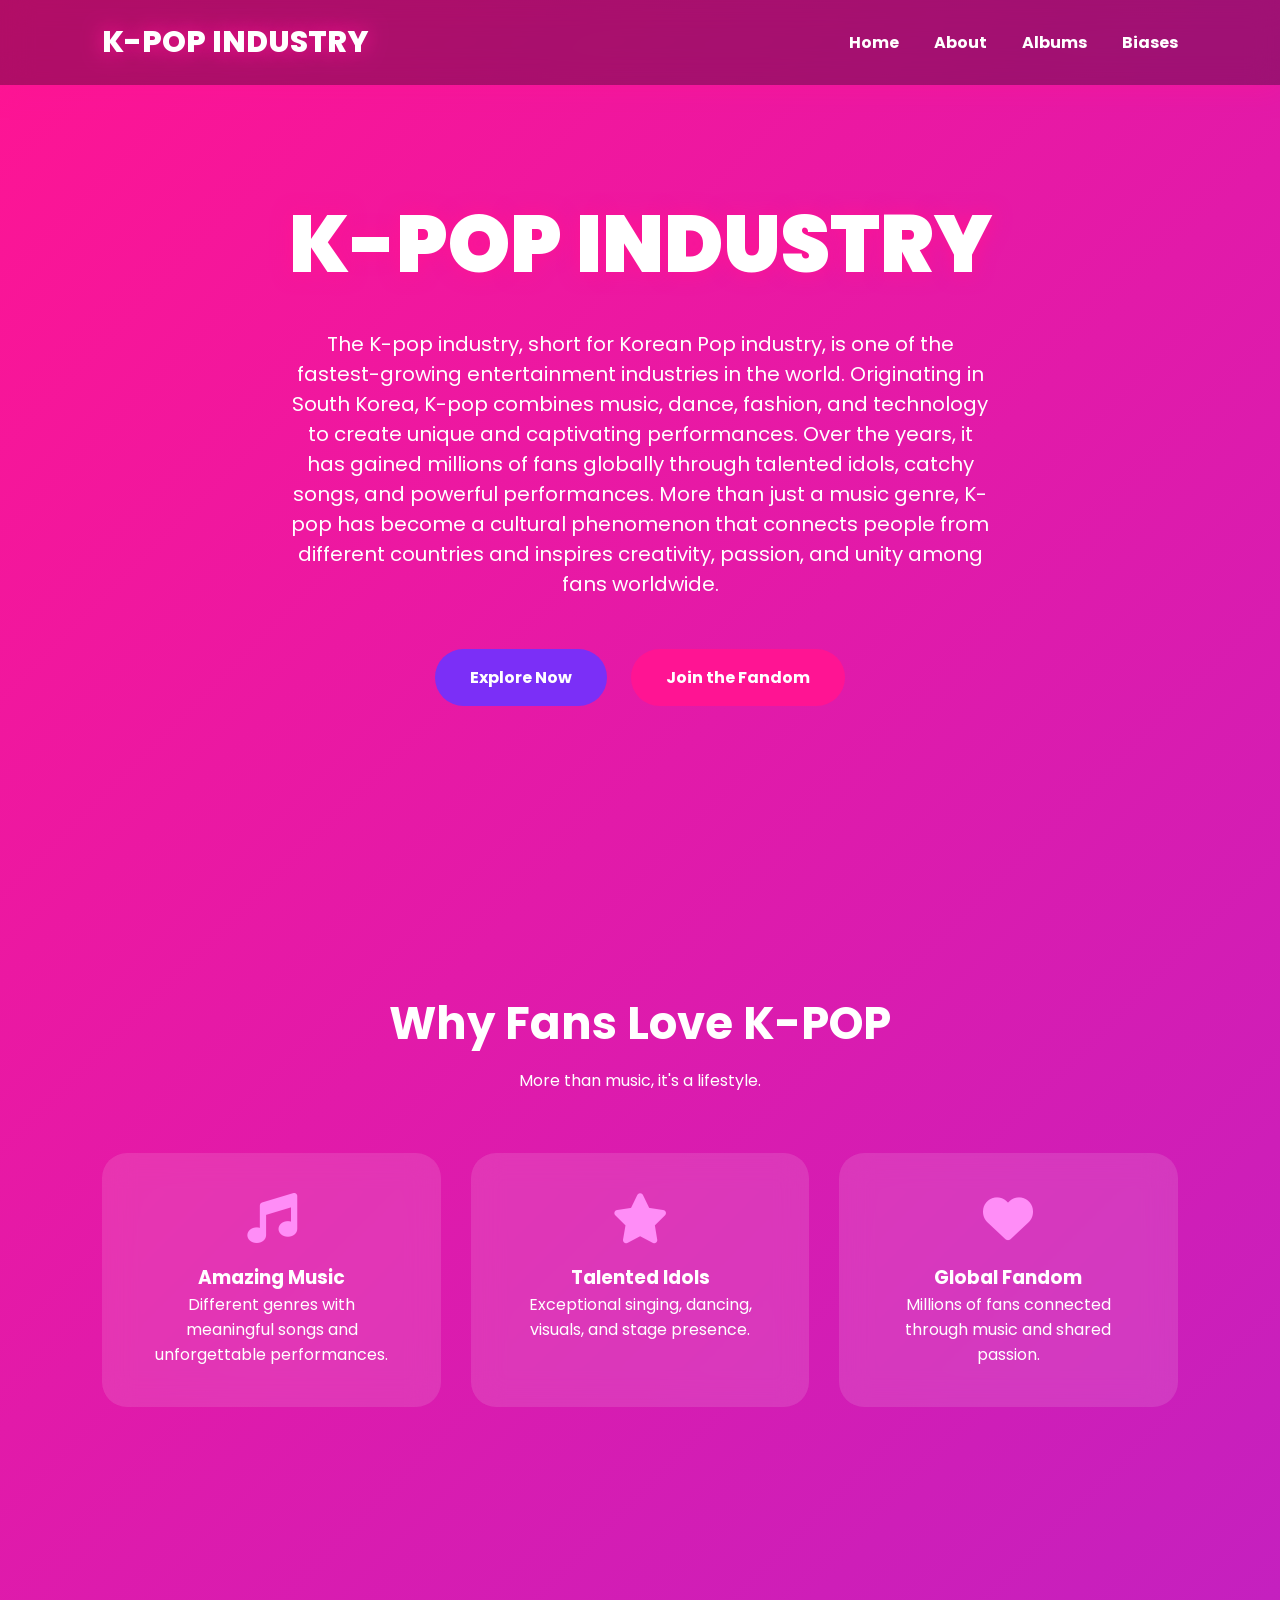
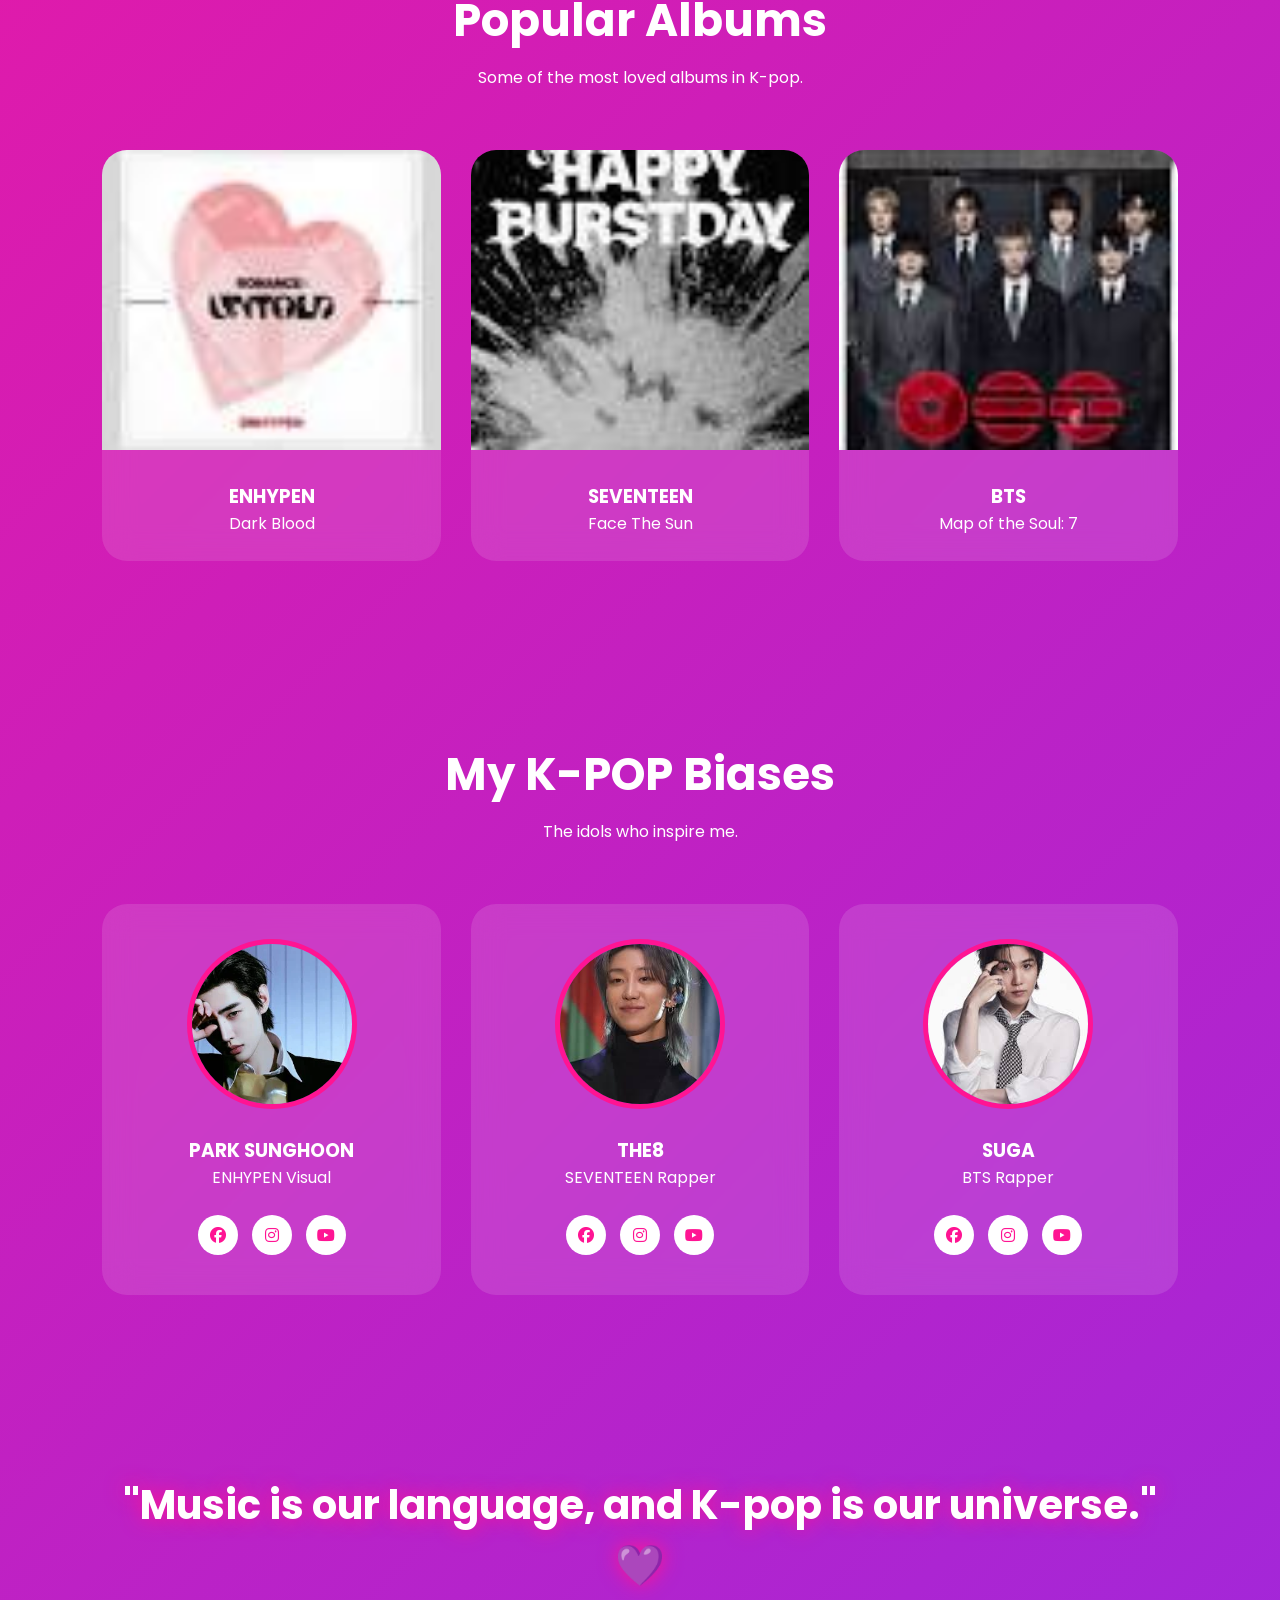
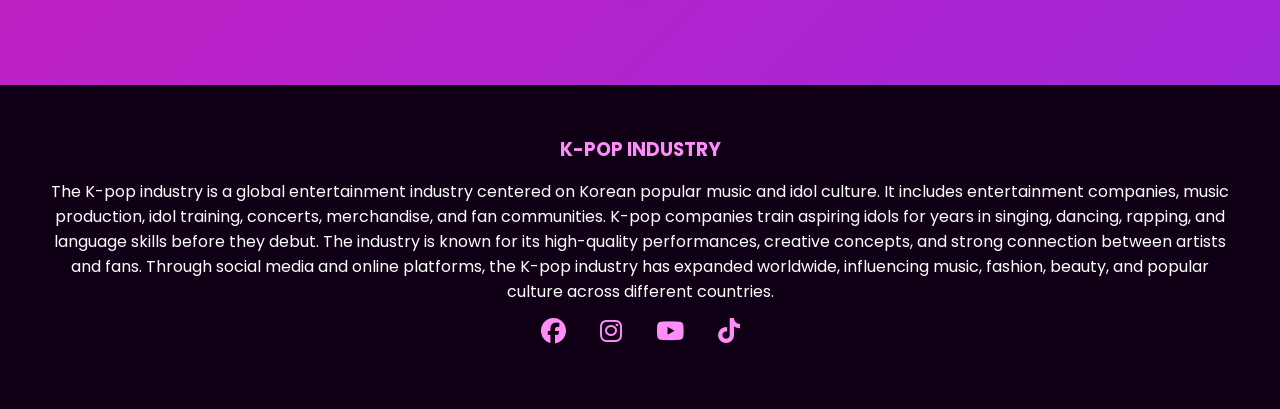
<file: G10 NEWTON RODEMEO JP/index.html>
<!DOCTYPE html>
<html lang="en">
<head>
    <meta charset="UTF-8">
    <meta name="viewport" content="width=device-width, initial-scale=1.0">
    <title>K-POP INDUSTRY</title>

    <link rel="stylesheet" href="style.css">

    <link rel="stylesheet"
    href="https://cdnjs.cloudflare.com/ajax/libs/font-awesome/6.5.2/css/all.min.css">
</head>
<body>

<header>
    <nav>
        <div class="logo">K-POP INDUSTRY</div>

        <ul>
            <li><a href="#home">Home</a></li>
            <li><a href="#features">About</a></li>
            <li><a href="#albums">Albums</a></li>
            <li><a href="#bias">Biases</a></li>
        </ul>
    </nav>
</header>

<section id="home">
    <div class="hero-content">
        <h1>K-POP INDUSTRY</h1>

        <p>
            The K-pop industry, short for Korean Pop industry, is one of the fastest-growing entertainment industries in the world. Originating in South Korea, K-pop combines music, dance, fashion, and technology to create unique and captivating performances. Over the years, it has gained millions of fans globally through talented idols, catchy songs, and powerful performances. More than just a music genre, K-pop has become a cultural phenomenon that connects people from different countries and inspires creativity, passion, and unity among fans worldwide.
        </p>

        <div class="btn">
            <a href="#" class="blue">Explore Now</a>
            <a href="#" class="pink">Join the Fandom</a>
        </div>
    </div>
</section>

<section id="features">
    <div class="title">
        <h2>Why Fans Love K-POP</h2>
        <p>More than music, it's a lifestyle.</p>
    </div>

    <div class="card-container">

        <div class="card">
            <a href="music.html" ><i class="fas fa-music"></i></a>
            <h3>Amazing Music</h3>
            <p>Different genres with meaningful songs and unforgettable performances.</p>
        </div>

        <div class="card">
            <a href="idol.html" ><i class="fas fa-star"></i></a>
            <h3>Talented Idols</h3>
            <p>Exceptional singing, dancing, visuals, and stage presence.</p>
        </div>

        <div class="card">
           <a href="heart.html" ><i class="fas fa-heart"></i></a>
            <h3>Global Fandom</h3>
            <p>Millions of fans connected through music and shared passion.</p>
        </div>

    </div>
</section>

<section id="albums">
    <div class="title">
        <h2>Popular Albums</h2>
        <p>Some of the most loved albums in K-pop.</p>
    </div>

    <div class="album-container">

        <div class="album">
            <img src="img/ALBUMENPEN.jpg" alt="ENHYPEN Album">

            <div class="album-content">
                <h3>ENHYPEN</h3>
                <p>Dark Blood</p>
            </div>
        </div>

        <div class="album">
            <img src="img/SEVE.jpg" alt="SEVENTEEN Album">

            <div class="album-content">
                <h3>SEVENTEEN</h3>
                <p>Face The Sun</p>
            </div>
        </div>

        <div class="album">
            <img src="img/BTS.jpg" alt="BTS Album">

            <div class="album-content">
                <h3>BTS</h3>
                <p>Map of the Soul: 7</p>
            </div>
        </div>

    </div>
</section>

<section id="bias">
    <div class="title">
        <h2>My K-POP Biases</h2>
        <p>The idols who inspire me.</p>
    </div>

    <div class="bias-container">

        <div class="bias">
            <img src="img/jepy.webp" alt="Park Sunghoon">
            <h3>PARK SUNGHOON</h3>
            <p>ENHYPEN Visual</p>

            <div class="social">
               <a href="https://www.facebook.com/officialENHYPEN"><i class="fab fa-facebook"></i></a> 
                <a href="https://www.instagram.com/enhypen?igsh=cDNmdTJkbTRiejJo"><i class="fab fa-instagram"></i></a>
                <a href="https://youtube.com/@enhypenofficial?si=8ZgCTgIsMFHg-ooZ"><i class="fab fa-youtube"></i></a>
            </div>
        </div>

        <div class="bias">
            <img src="img/the8.jpg" alt="The8">
            <h3>THE8</h3>
            <p>SEVENTEEN Rapper</p>

            <div class="social">
                <a href="https://www.facebook.com/seventeennews"><i class="fab fa-facebook"></i></a>
                <a href="https://www.instagram.com/xuminghao_o?igsh=YTYxazNleHNqaHU1"><i class="fab fa-instagram"></i></a>
                <a href="https://youtube.com/@pledis17?si=-amiEGKWIti86Z5K"><i class="fab fa-youtube"></i></a>
            </div>
        </div>

        <div class="bias">
            <img src="img/yoongi.jpg" alt="Suga">
            <h3>SUGA</h3>
            <p>BTS Rapper</p>

            <div class="social">
                <a href="https://www.facebook.com/bangtan.official"><i class="fab fa-facebook"></i></a>
                <a href="https://www.instagram.com/agustd?igsh=NTZtZWhiMnBnYXZp"><i class="fab fa-instagram"></i></a>
                <a href="https://youtube.com/@bts?si=IzgWL3ZsHexAyXNn"><i class="fab fa-youtube"></i></a>
            </div>
        </div>

    </div>
</section>

<section class="quote">
    <h2>"Music is our language, and K-pop is our universe." 💜</h2>
</section>

<footer>
    <h3>K-POP INDUSTRY</h3>
    <p>The K-pop industry is a global entertainment industry centered on Korean popular music and idol culture. It includes entertainment companies, music production, idol training, concerts, merchandise, and fan communities. K-pop companies train aspiring idols for years in singing, dancing, rapping, and language skills before they debut. The industry is known for its high-quality performances, creative concepts, and strong connection between artists and fans. Through social media and online platforms, the K-pop industry has expanded worldwide, influencing music, fashion, beauty, and popular culture across different countries.</p>

    <div>
        <i class="fab fa-facebook"></i>
        <i class="fab fa-instagram"></i>
        <i class="fab fa-youtube"></i>
        <i class="fab fa-tiktok"></i>
    </div>
</footer>

</body>
</html>
</file>
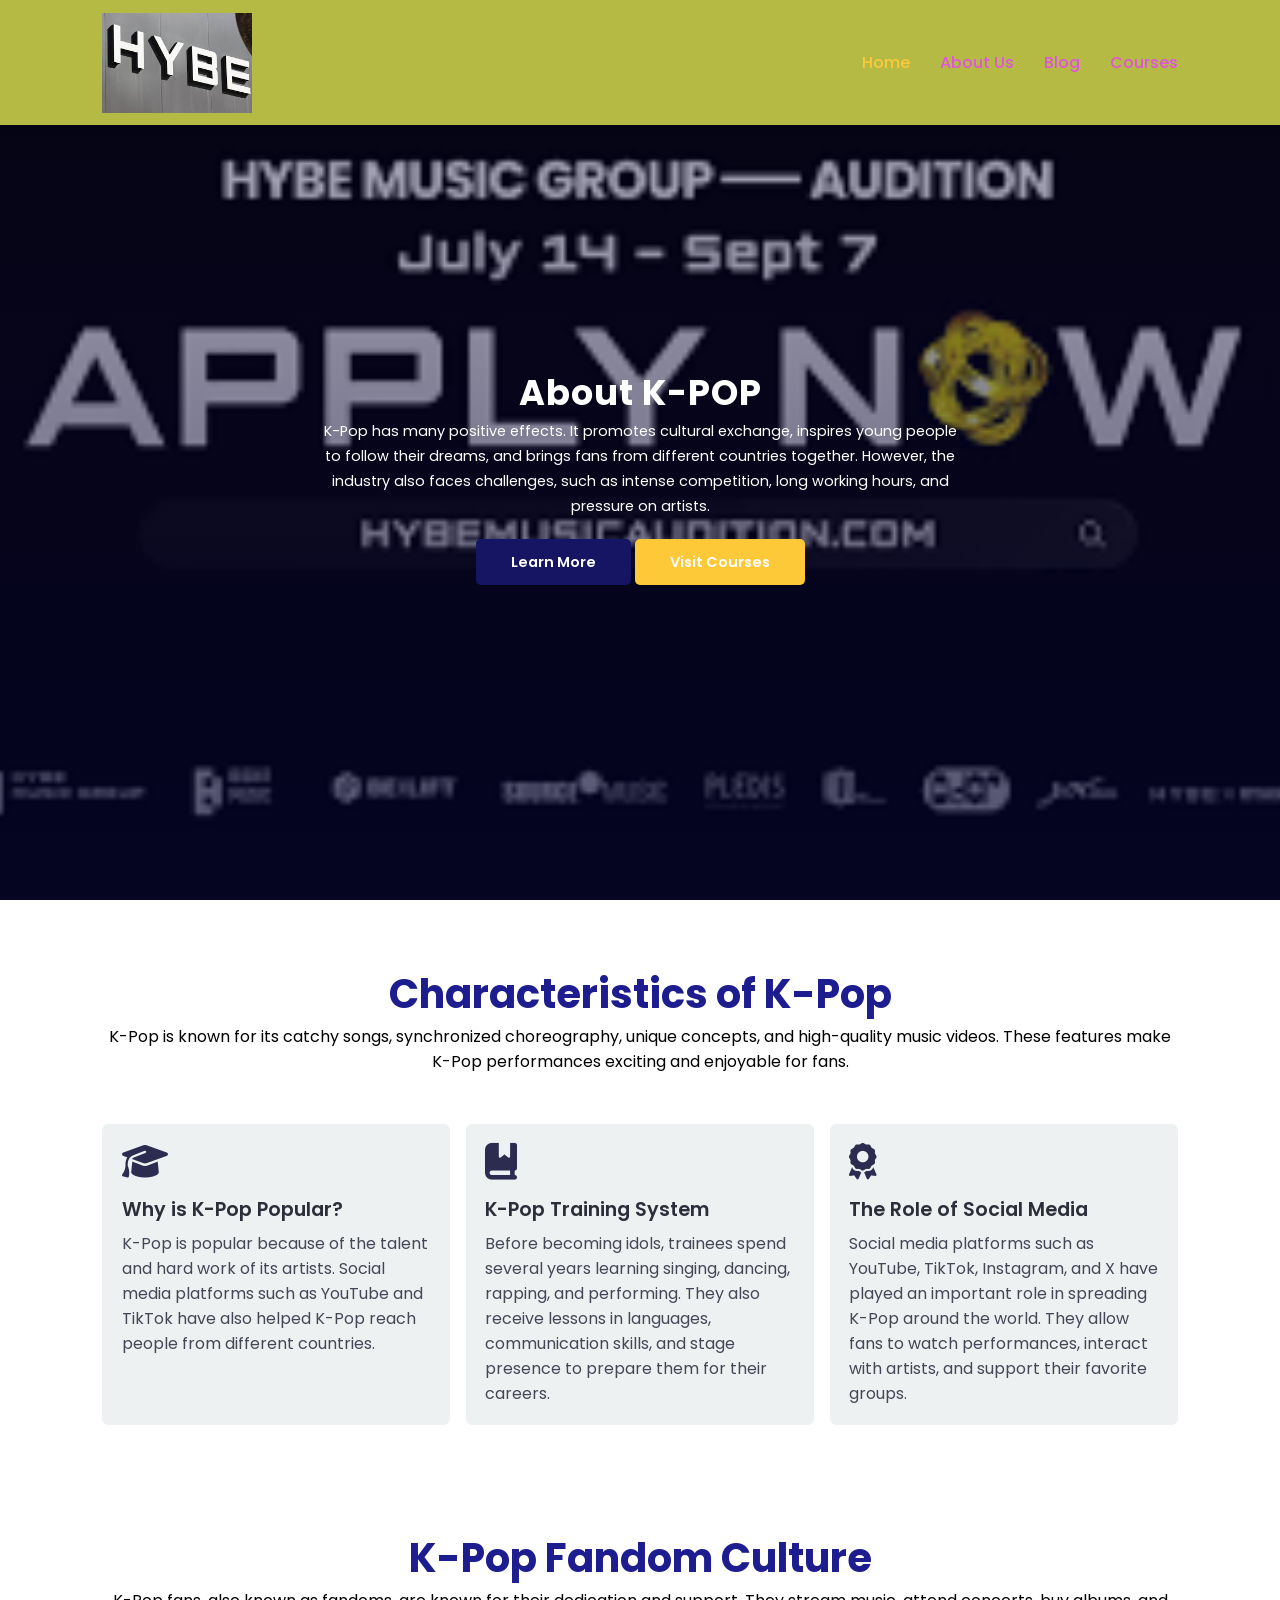
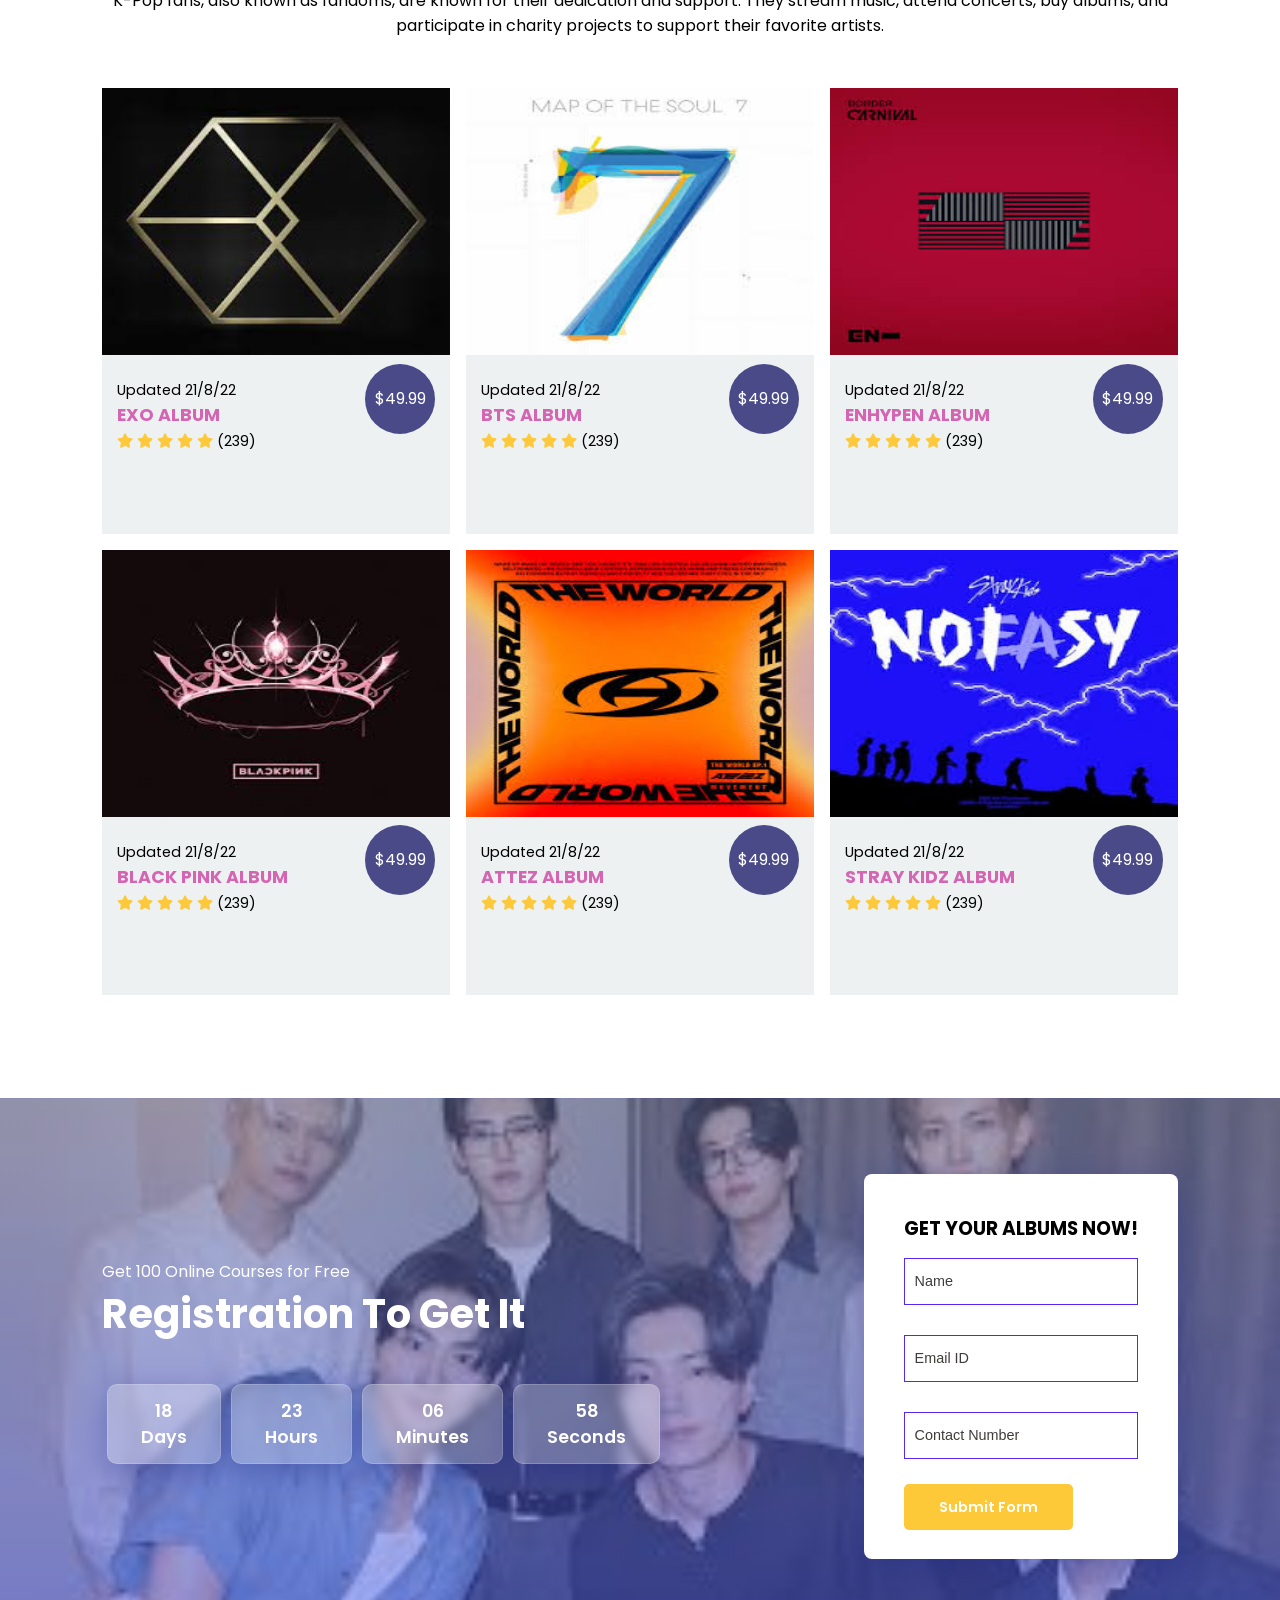
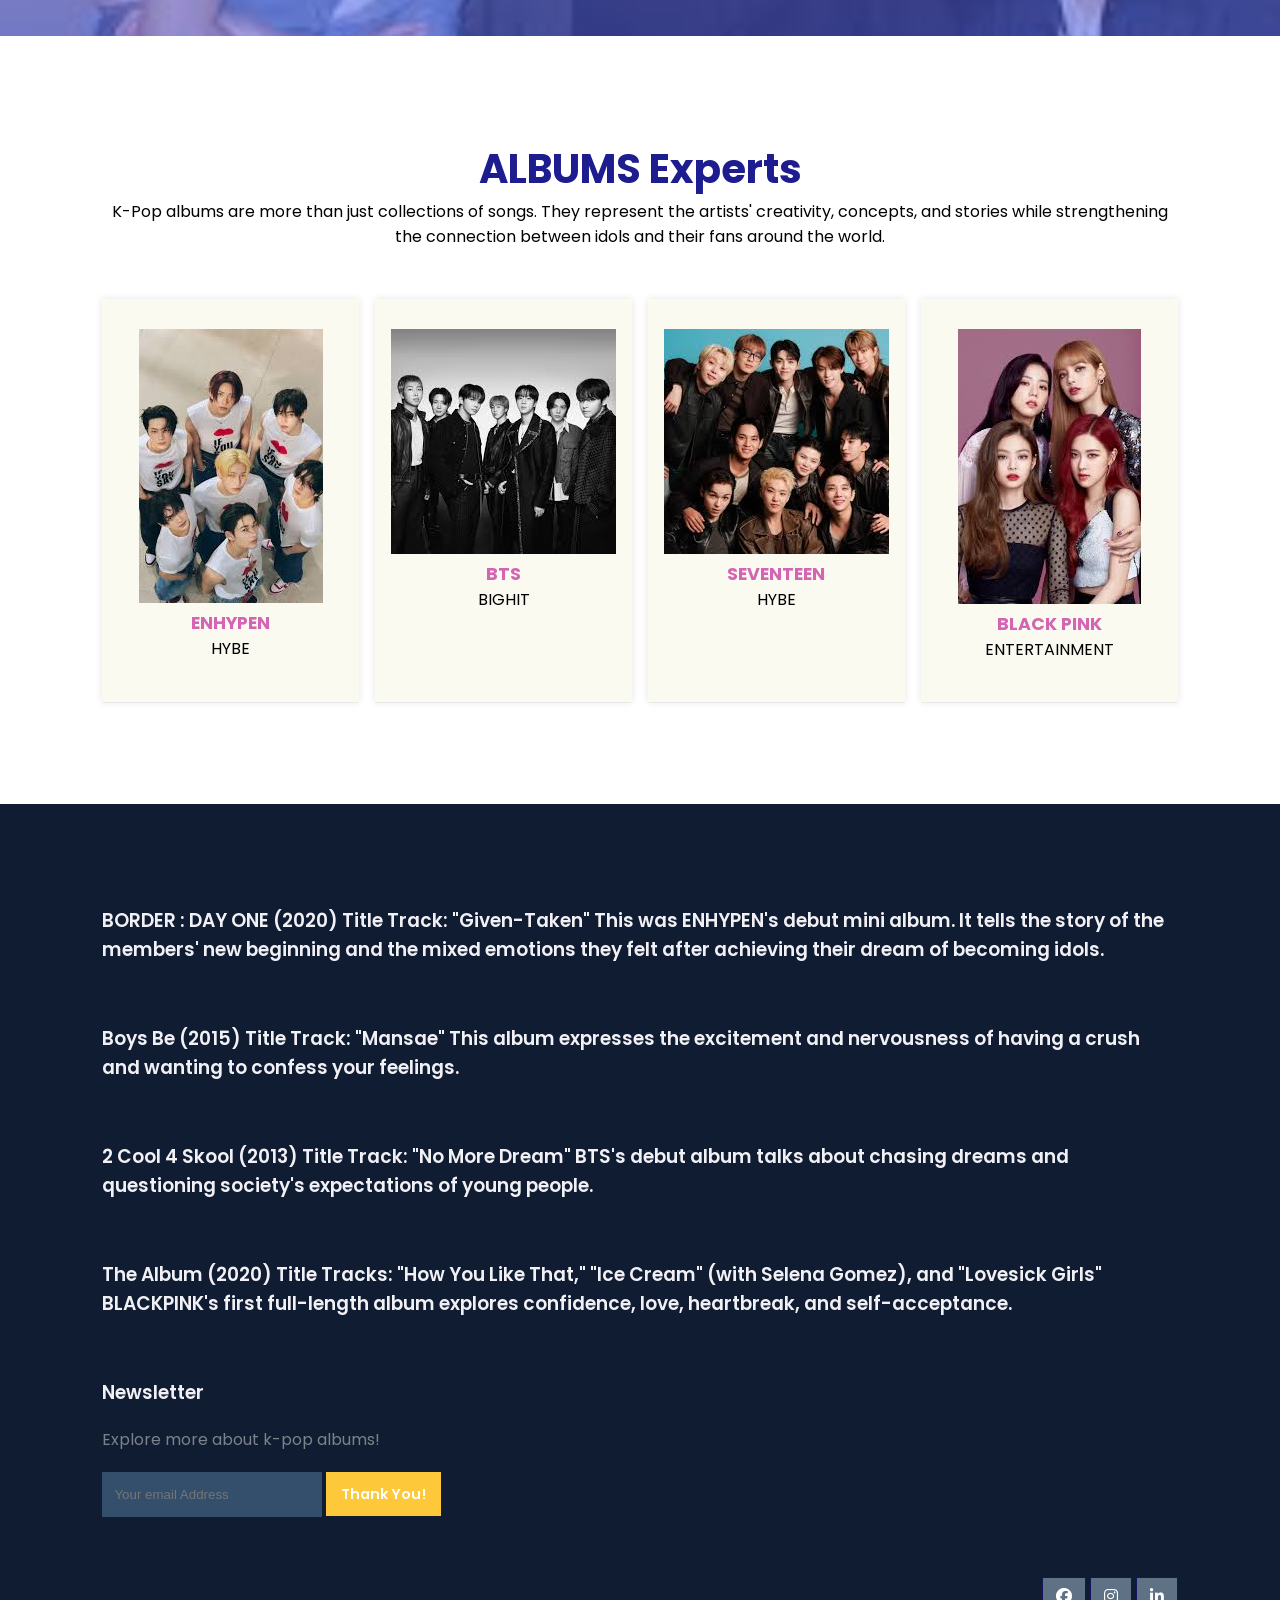
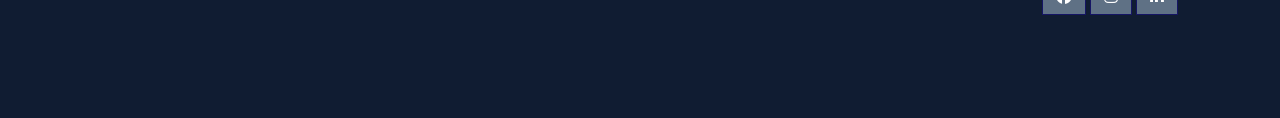
<file: G10 NEWTON RODEMEO JP/about.html>
<!DOCTYPE html>
<html lang="en">
<head>
	<meta charset="UTF-8">
	<meta name="viewport" content="width=device-width, initial-scale=1.0">
	<title>About K-POP Industry</title>

	<!-- font Awesome CDN link -->
	<link rel="stylesheet" href="https://cdnjs.cloudflare.com/ajax/libs/font-awesome/6.1.1/css/all.min.css" />

	<!-- External CSS -->
	<link rel="stylesheet" href="about.css">

	<!-- JQuery CDN link -->
	<script src="https://code.jquery.com/jquery-3.6.0.min.js" integrity="sha256-/xUj+3OJU5yExlq6GSYGSHk7tPXikynS7ogEvDej/m4=" crossorigin="anonymous"></script>
</head>
<body>
	<!-- Navigation start -->
	<header>
	<nav>
		<img src="img/j.jpg" class="logo" alt="">

		<div class="navigation">
			<ul>
				<i id="menu-close" class="fas fa-times"></i>
				<li><a href="index.html" class="active">Home</a></li>
				<li><a href="about.html">About Us</a></li>
				<li><a href="blog.html">Blog</a></li>
				<li><a href="courses.html">Courses</a></li>
				
			</ul>

			<img src="img/pj.jpg" id="menu-btn" alt="">
		</div>
	</nav>
	<!-- Navigation ends -->
	</header>

	<!-- Hero section starts from here -->
	<section id="home">
        <h2>
             About K-POP
		</h2>
		<p>K-Pop has many positive effects. It promotes cultural exchange, inspires young people to follow their dreams, and brings fans from different countries together. However, the industry also faces challenges, such as intense competition, long working hours, and pressure on artists.
		</p>
		<div class="btn">
			<a href="#" class="blue">Learn More</a>
			<a href="#" class="yellow">Visit Courses</a>
		</div>
	</section>
	<!-- Hero section ends from here -->


	<!-- Features section starts from here -->
	<section id="features">
		<h1>Characteristics of K-Pop</h1>
		<p>K-Pop is known for its catchy songs, synchronized choreography, unique concepts, and high-quality music videos. These features make K-Pop performances exciting and enjoyable for fans.</p>

		<div class="fea-base">
			<div class="fea-box">
				<i class="fas fa-graduation-cap"></i>
				<h3>Why is K-Pop Popular?</h3>
				<p>
					K-Pop is popular because of the talent and hard work of its artists. Social media platforms such as YouTube and TikTok have also helped K-Pop reach people from different countries.
				</p>
			</div>

			<div class="fea-box">
				<i class="fa-solid fa-book-bookmark"></i>
				<h3>K-Pop Training System</h3>
				<p>
					Before becoming idols, trainees spend several years learning singing, dancing, rapping, and performing. They also receive lessons in languages, communication skills, and stage presence to prepare them for their careers.
				</p>
			</div>

			<div class="fea-box">
				<i class="fas fa-award"></i>
				<h3>The Role of Social Media</h3>
				<p>
					Social media platforms such as YouTube, TikTok, Instagram, and X have played an important role in spreading K-Pop around the world. They allow fans to watch performances, interact with artists, and support their favorite groups.
				</p>
			</div>
		</div>
	</section>
	<!-- Features section ends from here -->


	<!-- Courses section starts from here -->
	<section id="course">
		<h1>K-Pop Fandom Culture</h1>
		<p>K-Pop fans, also known as fandoms, are known for their dedication and support. They stream music, attend concerts, buy albums, and participate in charity projects to support their favorite artists.</p>

		<div class="course-box">
			<div class="courses">
				<img src="img/oo.jpg" alt="">
				<div class="details">
					<span>Updated 21/8/22</span>
					<h6>EXO ALBUM</h6>

					<div class="star">
						<i class="fa-solid fa-star"></i>
						<i class="fa-solid fa-star"></i>
						<i class="fa-solid fa-star"></i>
						<i class="fa-solid fa-star"></i>
						<i class="fa-solid fa-star"></i>

						<span>(239)</span>
					</div>
				</div>
				<div class="cost">$49.99</div>
			</div>

			<div class="courses">
				<img src="img/ee.jpg" alt="">
				<div class="details">
					<span>Updated 21/8/22</span>
					<h6>BTS ALBUM</h6>

					<div class="star">
						<i class="fa-solid fa-star"></i>
						<i class="fa-solid fa-star"></i>
						<i class="fa-solid fa-star"></i>
						<i class="fa-solid fa-star"></i>
						<i class="fa-solid fa-star"></i>

						<span>(239)</span>
					</div>
				</div>
				<div class="cost">$49.99</div>
			</div>

			<div class="courses">
				<img src="img/fev.jpg" alt="">
				<div class="details">
					<span>Updated 21/8/22</span>
					<h6>ENHYPEN ALBUM</h6>

					<div class="star">
						<i class="fa-solid fa-star"></i>
						<i class="fa-solid fa-star"></i>
						<i class="fa-solid fa-star"></i>
						<i class="fa-solid fa-star"></i>
						<i class="fa-solid fa-star"></i>

						<span>(239)</span>
					</div>
				</div>
				<div class="cost">$49.99</div>
			</div>

			<div class="courses">
				<img src="img/ver.jpg" alt="">
				<div class="details">
					<span>Updated 21/8/22</span>
					<h6>BLACK PINK ALBUM</h6>

					<div class="star">
						<i class="fa-solid fa-star"></i>
						<i class="fa-solid fa-star"></i>
						<i class="fa-solid fa-star"></i>
						<i class="fa-solid fa-star"></i>
						<i class="fa-solid fa-star"></i>

						<span>(239)</span>
					</div>
				</div>
				<div class="cost">$49.99</div>
			</div>

			<div class="courses">
				<img src="img/ate.jpg" alt="">
				<div class="details">
					<span>Updated 21/8/22</span>
					<h6>ATTEZ ALBUM</h6>

					<div class="star">
						<i class="fa-solid fa-star"></i>
						<i class="fa-solid fa-star"></i>
						<i class="fa-solid fa-star"></i>
						<i class="fa-solid fa-star"></i>
						<i class="fa-solid fa-star"></i>

						<span>(239)</span>
					</div>
				</div>
				<div class="cost">$49.99</div>
			</div>

			<div class="courses">
				<img src="img/kiz.jpg" alt="">
				<div class="details">
					<span>Updated 21/8/22</span>
					<h6>STRAY KIDZ ALBUM</h6>

					<div class="star">
						<i class="fa-solid fa-star"></i>
						<i class="fa-solid fa-star"></i>
						<i class="fa-solid fa-star"></i>
						<i class="fa-solid fa-star"></i>
						<i class="fa-solid fa-star"></i>

						<span>(239)</span>
					</div>
				</div>
				<div class="cost">$49.99</div>
			</div>
		</div>
	</section>
	<!-- Courses section ends from here -->


	<!-- Registration section starts from here -->
	<section id="registration">
		<div class="reminder">
			<p>Get 100 Online Courses for Free</p>
			<h1>Registration To Get It</h1>

			<div class="time">
				<div class="date">18 <br> Days</div>
				<div class="date">23 <br> Hours</div>
				<div class="date">06 <br> Minutes</div>
				<div class="date">58 <br> Seconds</div>
			</div>
		</div>

		<div class="form">
			<h3>GET YOUR ALBUMS NOW!</h3>

			<input type="text" placeholder="Name" name="" id="">
			<input type="email" placeholder="Email ID" name="" id="">
			<input type="text" placeholder="Contact Number" name="" id="">

			<div class="btn">
				<a href="#" class="yellow">Submit Form</a>
			</div>
		</div>
	</section>
	<!-- Registration section ends from here -->


	<!-- Experts section starts from here -->
	<section id="experts">
		<h1>ALBUMS Experts</h1>
		<p>K-Pop albums are more than just collections of songs. They represent the artists' creativity, concepts, and stories while strengthening the connection between idols and their fans around the world.</p>
		<div class="expert-box">
			<div class="profile">
				<img src="img/ily.jpg" alt="">
				<h6>ENHYPEN</h6>
				<p>HYBE</p>
				<div class="pro-links">
					
				</div>
			</div>

			<div class="profile">
				<img src="img/bb.jpg" alt="">
				<h6>BTS</h6>
				<p>BIGHIT</p>
				<div class="pro-links">
					
				</div>
			</div>

			<div class="profile">
				<img src="img/17.jpg" alt="">
				<h6>SEVENTEEN</h6>
				<p>HYBE</p>
				<div class="pro-links">
					
				</div>
			</div>

			<div class="profile">
				<img src="img/lisa.jpg" alt="">
				<h6>BLACK PINK</h6>
				<p>ENTERTAINMENT</p>
				<div class="pro-links">
					
				</div>
			</div>
		</div>
	</section>
	<!-- Experts section ends from here -->

	<!-- Footer section starts from here -->
	<footer>
		<div class="footer-col">
			<h3>BORDER : DAY ONE (2020)
Title Track: "Given-Taken"
This was ENHYPEN's debut mini album. It tells the story of the members' new beginning and the mixed emotions they felt after achieving their dream of becoming idols.</h3>
			
		</div>

		<div class="footer-col">
			<h3>Boys Be (2015)
Title Track: "Mansae"
This album expresses the excitement and nervousness of having a crush and wanting to confess your feelings.</h3>
			
		</div>

		<div class="footer-col">
			<h3>2 Cool 4 Skool (2013)
Title Track: "No More Dream"
BTS's debut album talks about chasing dreams and questioning society's expectations of young people.</h3>
			
		</div>

		<div class="footer-col">
			<h3>The Album (2020)
Title Tracks: "How You Like That," "Ice Cream" (with Selena Gomez), and "Lovesick Girls"
BLACKPINK's first full-length album explores confidence, love, heartbreak, and self-acceptance.</h3>
			
		</div>

		<div class="footer-col">
			<h3>Newsletter</h3>
			<p>Explore more about k-pop albums!</p>

			<div class="subscribe">
				<input type="email" placeholder="Your email Address">
				<a href="#" class="yellow">Thank You!</a>
			</div>
		</div>

		<div class="copyright">
			<p>
				
			</p>
			<div class="pro-links">
				<i class="fab fa-facebook"></i>
				<i class="fab fa-instagram"></i>
				<i class="fab fa-linkedin-in"></i>
			</div>
		</div>
	</footer>
	<!-- Footer section ends from here -->

	<script>
		// Show menu links on burger click
		$('#menu-btn').click(function(){
			$('nav .navigation ul').addClass('active')
		});

		// Hide navbar on click function
		$('#menu-close').click(function(){
			$('nav .navigation ul').removeClass('active')
		});
	</script>
</body>
</html>
</file>
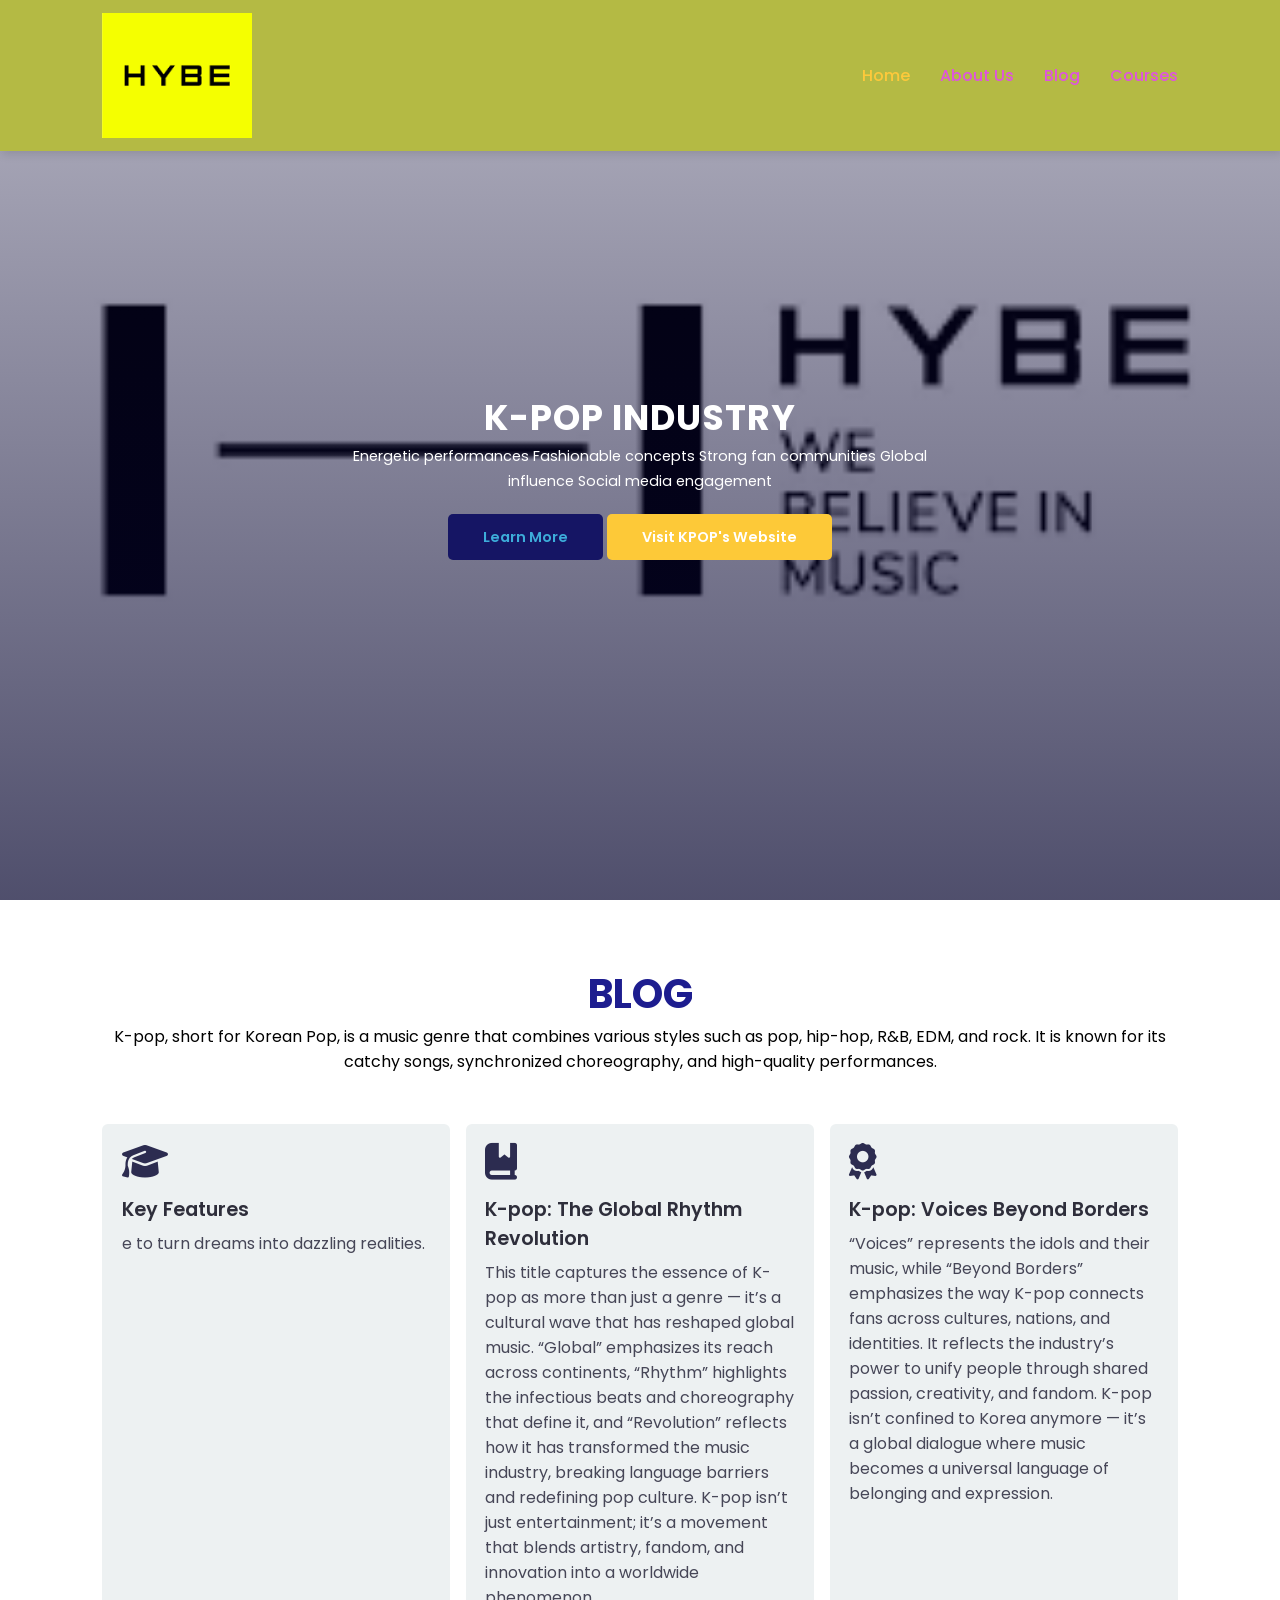
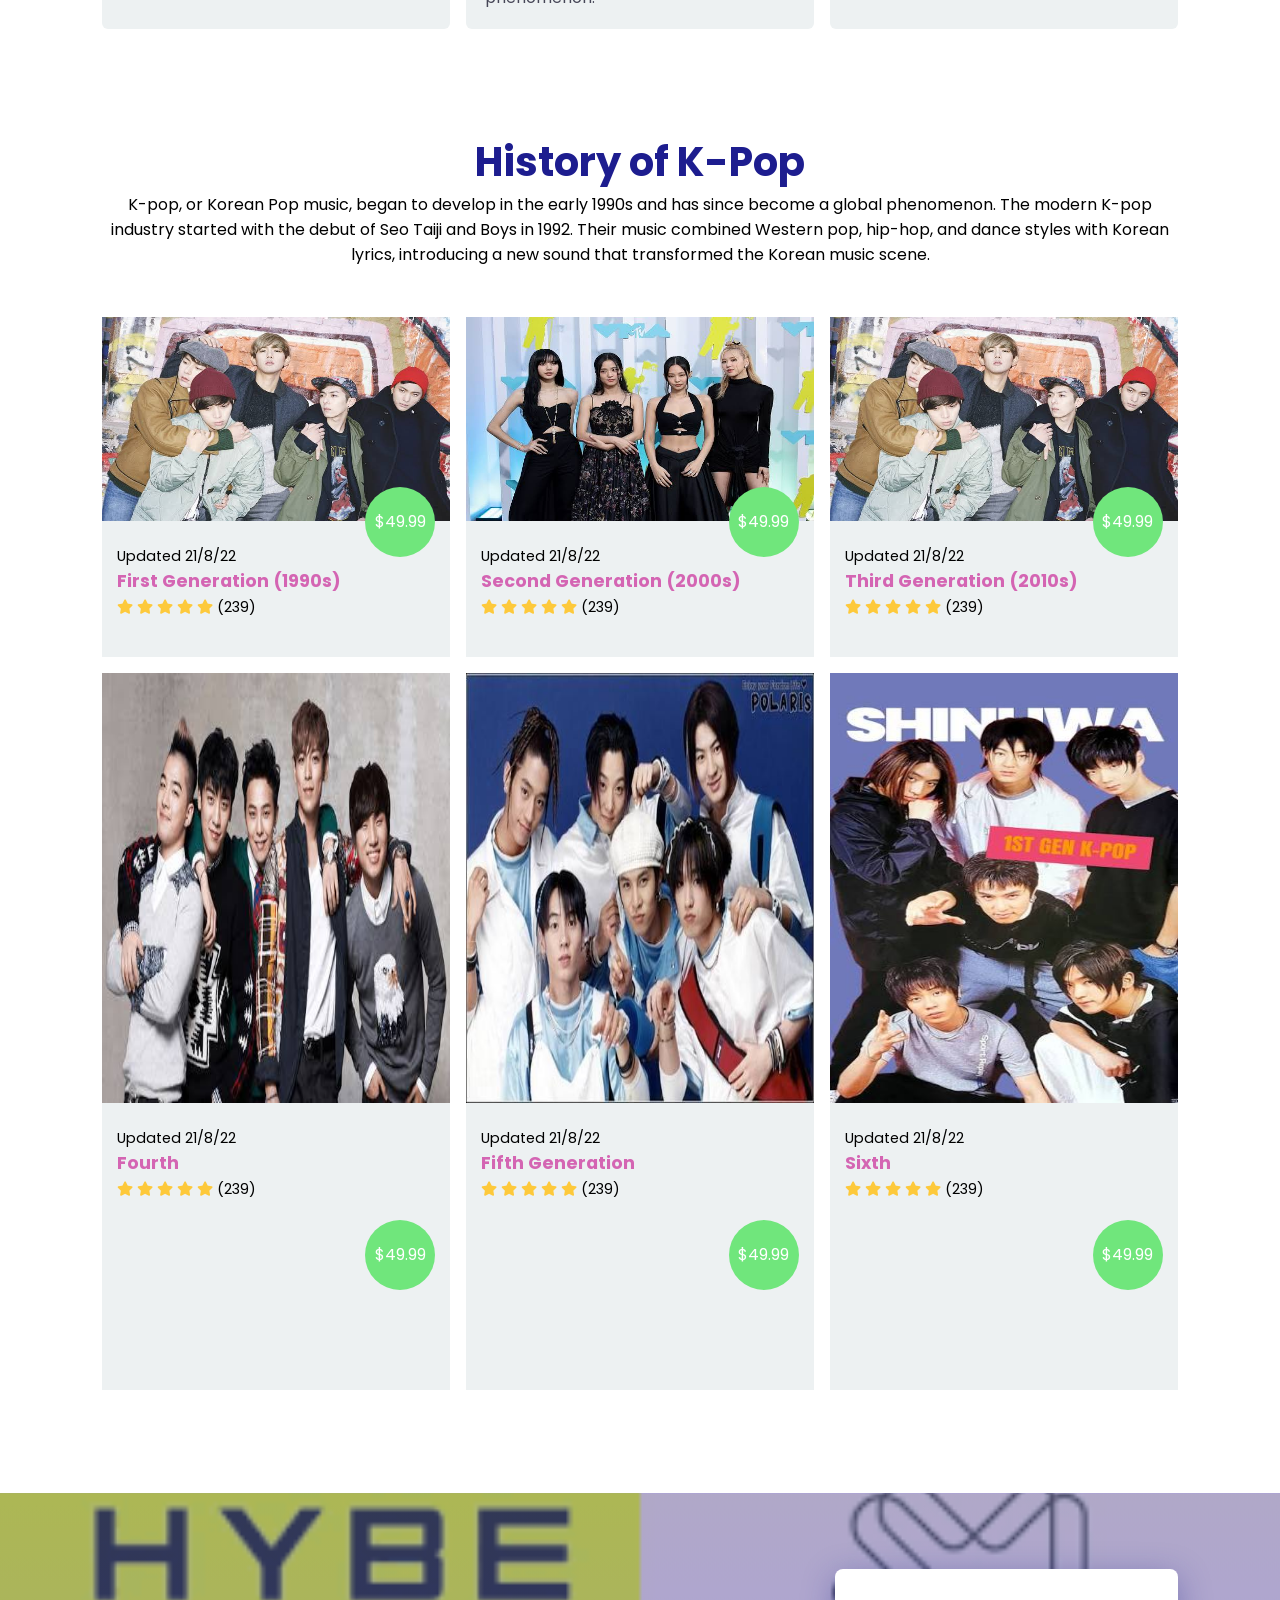
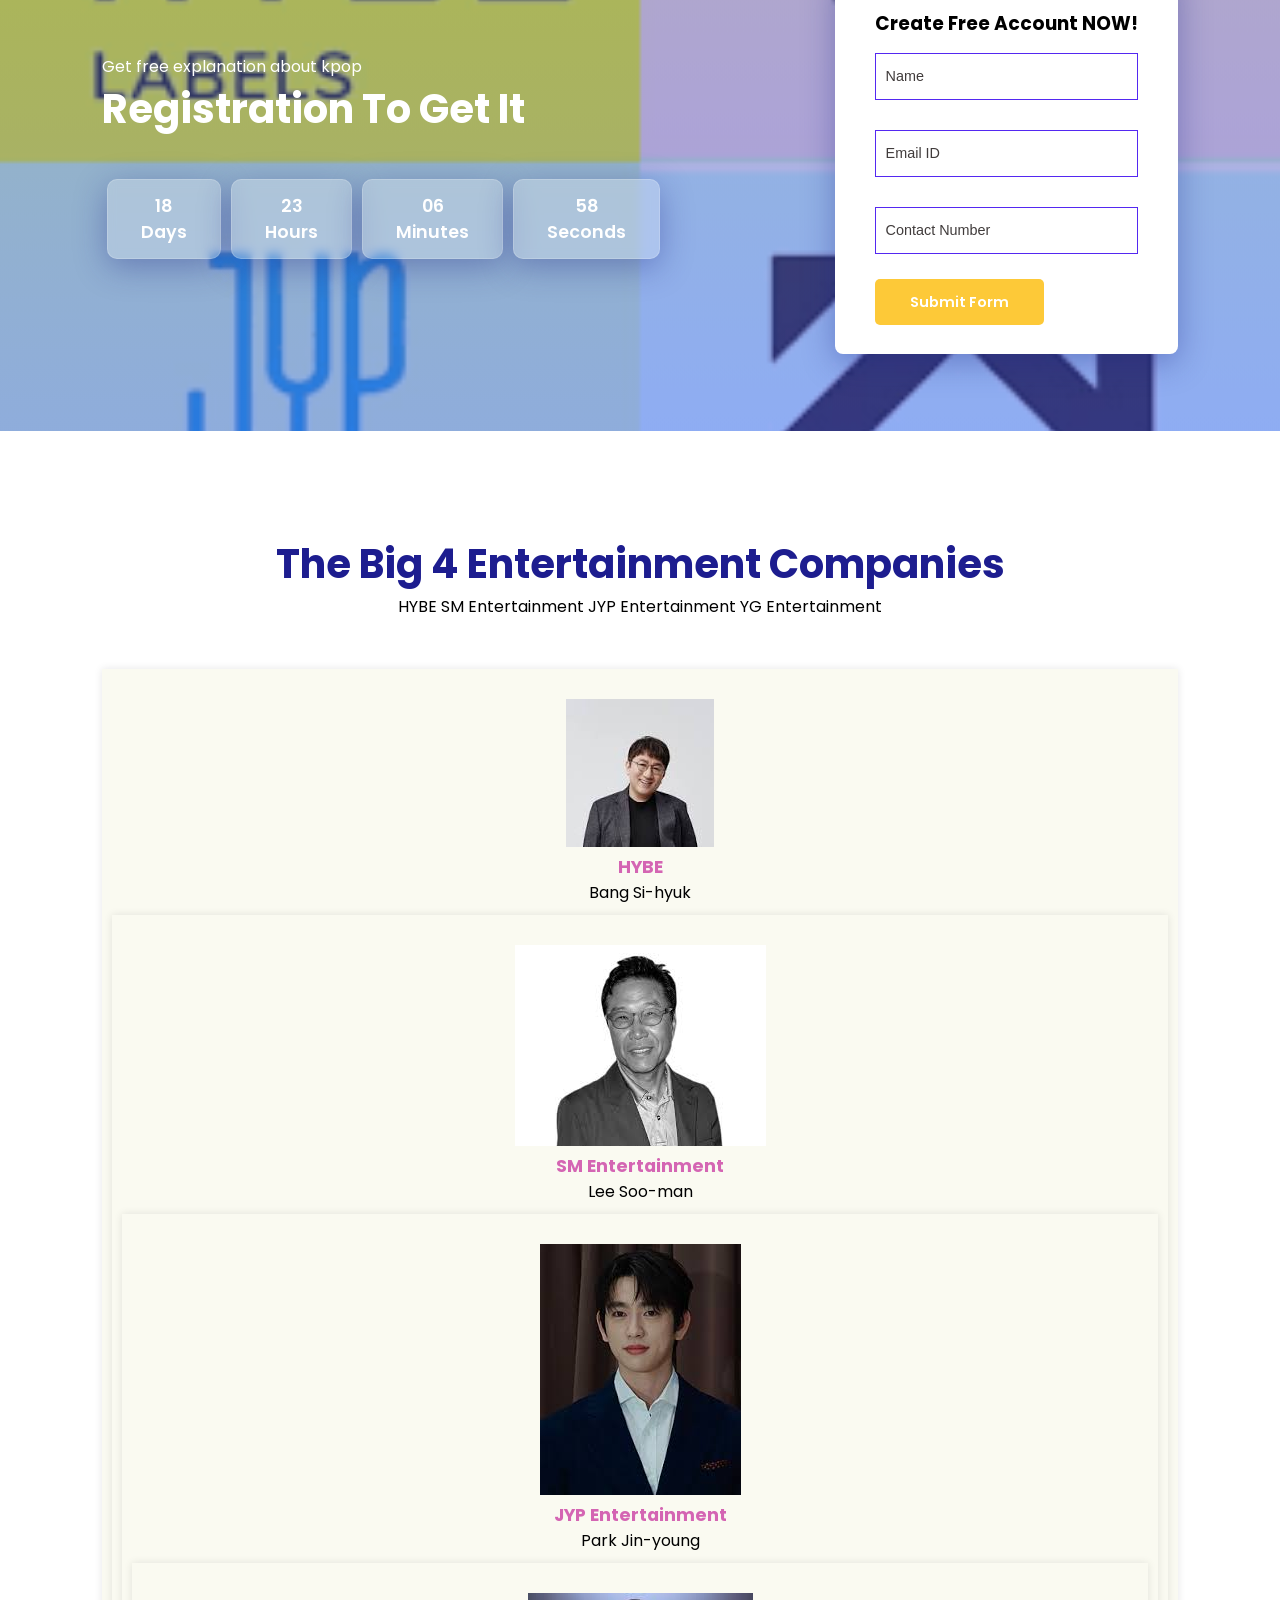
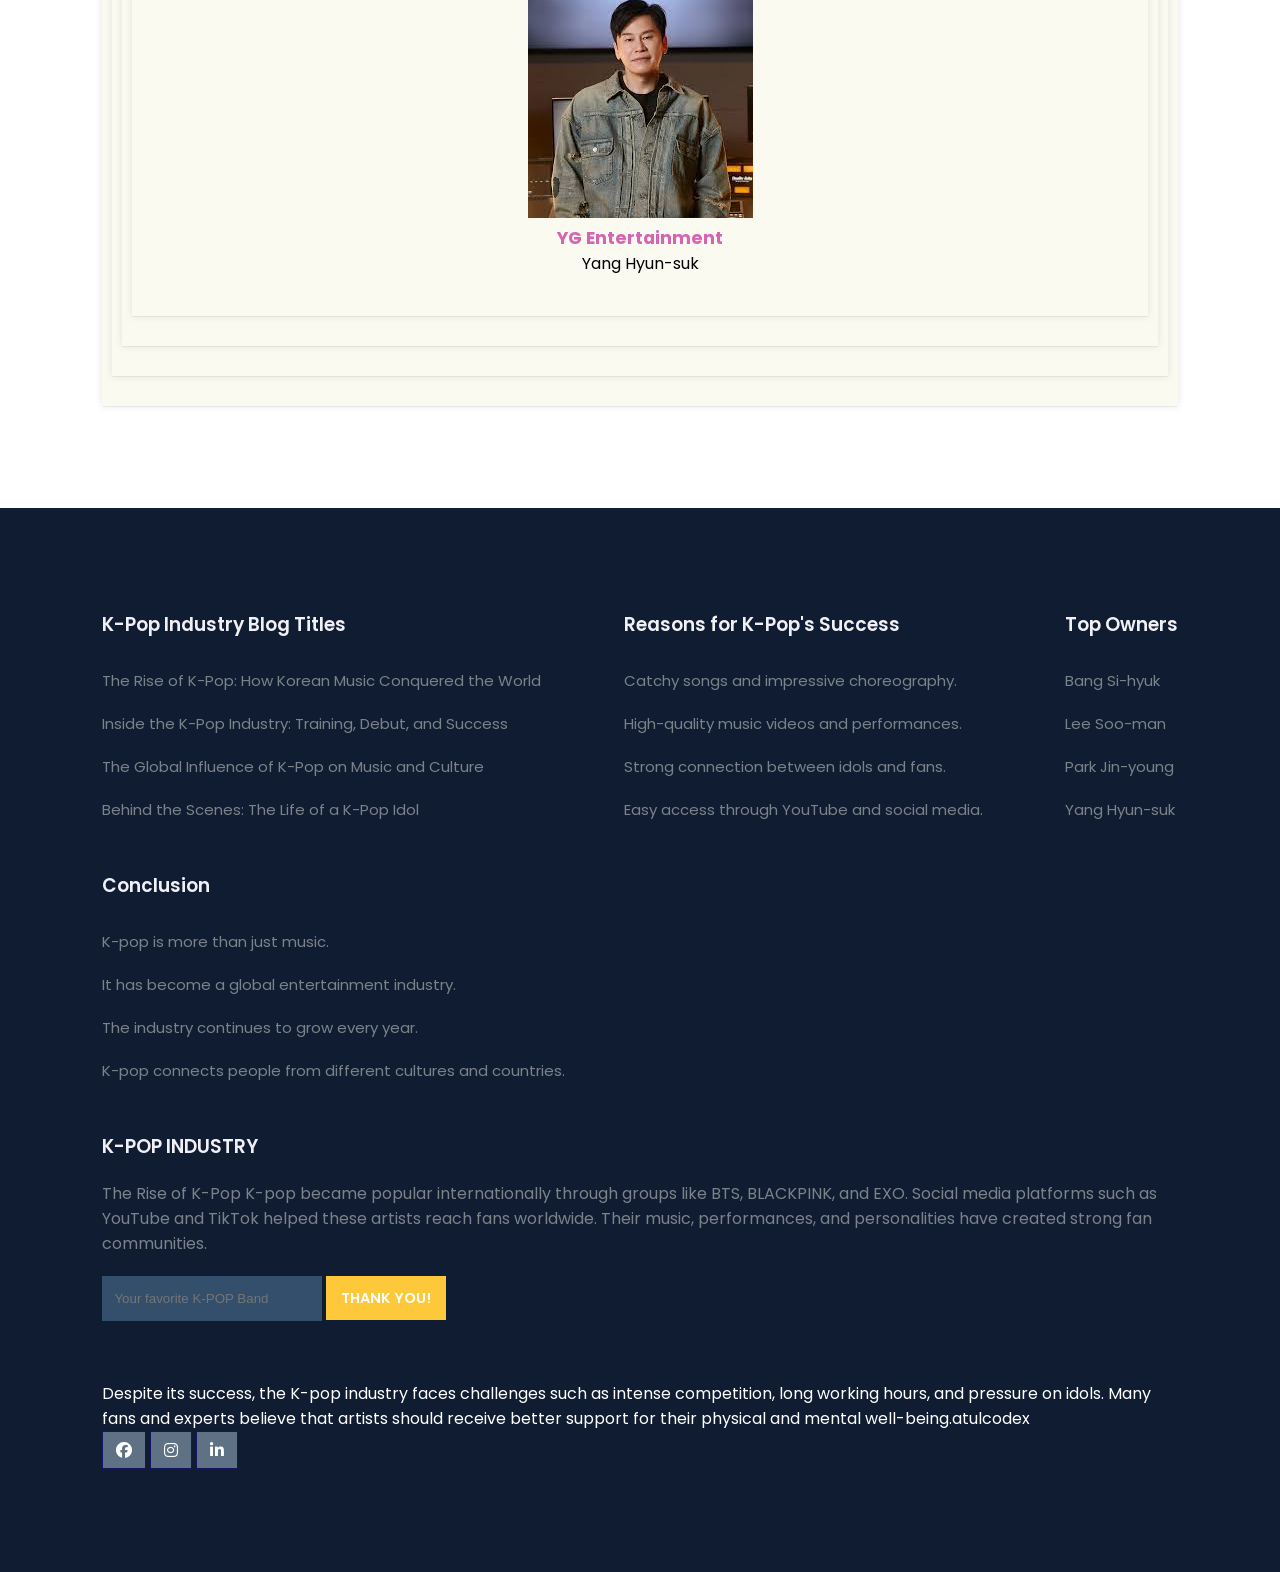
<file: G10 NEWTON RODEMEO JP/blog.html>
<!DOCTYPE html>
<html lang="en">
<head>
	<meta charset="UTF-8">
	<meta name="viewport" content="width=device-width, initial-scale=1.0">
	<title>K-POP INDUSTRY BLOG</title>

	<!-- font Awesome CDN link -->
	<link rel="stylesheet" href="https://cdnjs.cloudflare.com/ajax/libs/font-awesome/6.1.1/css/all.min.css" />

	<!-- External CSS -->
	<link rel="stylesheet" href="blog.css">

	<!-- JQuery CDN link -->
	<script src="https://code.jquery.com/jquery-3.6.0.min.js" integrity="sha256-/xUj+3OJU5yExlq6GSYGSHk7tPXikynS7ogEvDej/m4=" crossorigin="anonymous"></script>
</head>
<body>
	<!-- Navigation start -->
	<header>
	<nav>
		<img src="img/hybe.png" class="logo" alt="">

		<div class="navigation">
			<ul>
				<i id="menu-close" class="fas fa-times"></i>
				<li><a href="index.html" class="active">Home</a></li>
				<li><a href="about.html">About Us</a></li>
				<li><a href="blog.html">Blog</a></li>
				<li><a href="courses.html">Courses</a></li>
				
			</ul>

			<img src="img/industry.jpg" id="menu-btn" alt="">
		</div>
	</nav>
	<!-- Navigation ends -->
	</header>

	<!-- Hero section starts from here -->
	<section id="home">
        <h2>
             K-POP INDUSTRY
		</h2>
		<p>Energetic performances
Fashionable concepts
Strong fan communities
Global influence
Social media engagement
		</p>
		<div class="btn">
			<a href="#" class="blue">Learn More</a>
			<a href="#" class="yellow">Visit KPOP's Website</a>
		</div>
	</section>
	<!-- Hero section ends from here -->


	<!-- Features section starts from here -->
	<section id="features">
		<h1>BLOG</h1>
		<p>K-pop, short for Korean Pop, is a music genre that combines various styles such as pop, hip-hop, R&B, EDM, and rock. It is known for its catchy songs, synchronized choreography, and high-quality performances.</p>

		<div class="fea-base">
			<div class="fea-box">
				<i class="fas fa-graduation-cap"></i>
				<h3>Key Features</h3>
				<p>
					e to turn dreams into dazzling realities.
				</p>
			</div>

			<div class="fea-box">
				<i class="fa-solid fa-book-bookmark"></i>
				<h3>K-pop: The Global Rhythm Revolution</h3>
				<p>
					This title captures the essence of K-pop as more than just a genre — it’s a cultural wave that has reshaped global music. “Global” emphasizes its reach across continents, “Rhythm” highlights the infectious beats and choreography that define it, and “Revolution” reflects how it has transformed the music industry, breaking language barriers and redefining pop culture. K-pop isn’t just entertainment; it’s a movement that blends artistry, fandom, and innovation into a worldwide phenomenon.
				</p>
			</div>

			<div class="fea-box">
				<i class="fas fa-award"></i>
				<h3>K-pop: Voices Beyond Borders</h3>
				<p>
					 “Voices” represents the idols and their music, while “Beyond Borders” emphasizes the way K-pop connects fans across cultures, nations, and identities. It reflects the industry’s power to unify people through shared passion, creativity, and fandom. K-pop isn’t confined to Korea anymore — it’s a global dialogue where music becomes a universal language of belonging and expression.
				</p>
			</div>
		</div>
	</section>
	<!-- Features section ends from here -->


	<!-- Courses section starts from here -->
	<section id="course">
		<h1>History of K-Pop</h1>
		<p>K-pop, or Korean Pop music, began to develop in the early 1990s and has since become a global phenomenon. The modern K-pop industry started with the debut of Seo Taiji and Boys in 1992. Their music combined Western pop, hip-hop, and dance styles with Korean lyrics, introducing a new sound that transformed the Korean music scene.</p>

		<div class="course-box">
			<div class="courses">
				<img src="img/bg.jpg" alt="">
				<div class="details">
					<span>Updated 21/8/22</span>

					<h6>First Generation (1990s)</h6>

					<div class="star">
						<i class="fa-solid fa-star"></i>
						<i class="fa-solid fa-star"></i>
						<i class="fa-solid fa-star"></i>
						<i class="fa-solid fa-star"></i>
						<i class="fa-solid fa-star"></i>

						<span>(239)</span>
					</div>
				</div>
				<div class="cost">$49.99</div>
			</div>

			<div class="courses">
				<img src="img/bp.jpg" alt="">
				<div class="details">
					<span>Updated 21/8/22</span>

					<h6>Second Generation (2000s)</h6>

					<div class="star">
						<i class="fa-solid fa-star"></i>
						<i class="fa-solid fa-star"></i>
						<i class="fa-solid fa-star"></i>
						<i class="fa-solid fa-star"></i>
						<i class="fa-solid fa-star"></i>

						<span>(239)</span>
					</div>
				</div>
				<div class="cost">$49.99</div>
			</div>

			<div class="courses">
				<img src="img/bg.jpg" alt="">
				<div class="details">
					<span>Updated 21/8/22</span>
					<h6>Third Generation (2010s)</h6>

					<div class="star">
						<i class="fa-solid fa-star"></i>
						<i class="fa-solid fa-star"></i>
						<i class="fa-solid fa-star"></i>
						<i class="fa-solid fa-star"></i>
						<i class="fa-solid fa-star"></i>

						<span>(239)</span>
					</div>
				</div>
				<div class="cost">$49.99</div>
			</div>

			<div class="courses">
				<img src="img/bang.jpg" alt="">
				<div class="details">
					<span>Updated 21/8/22</span>
					<h6>Fourth</h6>

					<div class="star">
						<i class="fa-solid fa-star"></i>
						<i class="fa-solid fa-star"></i>
						<i class="fa-solid fa-star"></i>
						<i class="fa-solid fa-star"></i>
						<i class="fa-solid fa-star"></i>

						<span>(239)</span>
					</div>
				</div>
				<div class="cost">$49.99</div>
			</div>

			<div class="courses">
				<img src="img/wagon.jpg" alt="">
				<div class="details">
					<span>Updated 21/8/22</span>
					<h6>Fifth Generation</h6>

					<div class="star">
						<i class="fa-solid fa-star"></i>
						<i class="fa-solid fa-star"></i>
						<i class="fa-solid fa-star"></i>
						<i class="fa-solid fa-star"></i>
						<i class="fa-solid fa-star"></i>

						<span>(239)</span>
					</div>
				</div>
				<div class="cost">$49.99</div>
			</div>

			<div class="courses">
				<img src="img/shin.jpg" alt="">
				<div class="details">
					<span>Updated 21/8/22</span>
					<h6>Sixth</h6>

					<div class="star">
						<i class="fa-solid fa-star"></i>
						<i class="fa-solid fa-star"></i>
						<i class="fa-solid fa-star"></i>
						<i class="fa-solid fa-star"></i>
						<i class="fa-solid fa-star"></i>

						<span>(239)</span>
					</div>
				</div>
				<div class="cost">$49.99</div>
			</div>
		</div>
	</section>
	<!-- Courses section ends from here -->


	<!-- Registration section starts from here -->
	<section id="registration">
		<div class="reminder">
			<p>Get free explanation about kpop</p>
			<h1>Registration To Get It</h1>

			<div class="time">
				<div class="date">18 <br> Days</div>
				<div class="date">23 <br> Hours</div>
				<div class="date">06 <br> Minutes</div>
				<div class="date">58 <br> Seconds</div>
			</div>
		</div>

		<div class="form">
			<h3>Create Free Account NOW!</h3>

			<input type="text" placeholder="Name" name="" id="">
			<input type="email" placeholder="Email ID" name="" id="">
			<input type="text" placeholder="Contact Number" name="" id="">

			<div class="btn">
				<a href="#" class="yellow">Submit Form</a>
			</div>
		</div>
	</section>
	<!-- Registration if you want to know their Blogs -->


	<!-- Experts section starts from here -->
	<section id="experts">
		<h1>The Big 4 Entertainment Companies</h1>
		<p>HYBE
SM Entertainment
JYP Entertainment
YG Entertainment</p>
		<div class="expert-box">
			<div class="profile">
				<img src="img/kk.jpg" alt="">
				<h6>HYBE</h6>
				<p>Bang Si-hyuk</p>
				<div class="pro-links">
			
			</div>

			<div class="profile">
				<img src="img/man.jpg" alt="">
				<h6>SM Entertainment</h6>
				<p>Lee Soo-man</p>
				<div class="pro-links">
					
			</div>

			<div class="profile">
				<img src="img/ip.jpg" alt="">
				<h6>JYP Entertainment</h6>
				<p>Park Jin-young</p>
				<div class="pro-links">
					
			</div>

			<div class="profile">
				<img src="img/yo.jpg" alt="">
				<h6>YG Entertainment</h6>
				<p>Yang Hyun-suk</p>
				<div class="pro-links">
					
			</div>
		</div>
	</section>
	<!-- Experts section ends from here -->

	<!-- Footer section starts from here -->
	<footer>
		<div class="footer-col">
			<h3>K-Pop Industry Blog Titles</h3>
			<li>The Rise of K-Pop: How Korean Music Conquered the World</li>
			<li>Inside the K-Pop Industry: Training, Debut, and Success</li>
			<li>The Global Influence of K-Pop on Music and Culture</li>
			<li>Behind the Scenes: The Life of a K-Pop Idol</li>
		</div>

		<div class="footer-col">
			<h3>Reasons for K-Pop's Success</h3>
			<li>Catchy songs and impressive choreography.</li>
			<li>High-quality music videos and performances.</li>
			<li>Strong connection between idols and fans.</li>
			<li>Easy access through YouTube and social media.</li>
		</div>

		<div class="footer-col">
			<h3>Top Owners</h3>
			<li>Bang Si-hyuk</li>
			<li>Lee Soo-man</li>
			<li>Park Jin-young</li>
			<li>Yang Hyun-suk</li>
		</div>

		<div class="footer-col">
			<h3>Conclusion</h3>
			<li>K-pop is more than just music.</li>
			<li>It has become a global entertainment industry.</li>
			<li>The industry continues to grow every year.</li>
			<li>K-pop connects people from different cultures and countries.</li>
		</div>

		<div class="footer-col">
			<h3>K-POP INDUSTRY</h3>
			<p>The Rise of K-Pop

K-pop became popular internationally through groups like BTS, BLACKPINK, and EXO. Social media platforms such as YouTube and TikTok helped these artists reach fans worldwide. Their music, performances, and personalities have created strong fan communities.</p>

			<div class="subscribe">
				<input type="email" placeholder="Your favorite K-POP Band">
				<a href="#" class="yellow">THANK YOU!</a>
			</div>
		</div>

		<div class="copyright">
			<p>
				Despite its success, the K-pop industry faces challenges such as intense competition, long working hours, and pressure on idols. Many fans and experts believe that artists should receive better support for their physical and mental well-being.<a href="https://atulcodex.com" target="_blank">atulcodex</a>
			</p>
			<div class="pro-links">
				<i class="fab fa-facebook"></i>
				<i class="fab fa-instagram"></i>
				<i class="fab fa-linkedin-in"></i>
			</div>
		</div>
	</footer>
	<!-- Footer section ends from here -->

	<script>
		// Show menu links on burger click
		$('#menu-btn').click(function(){
			$('nav .navigation ul').addClass('active')
		});

		// Hide navbar on click function
		$('#menu-close').click(function(){
			$('nav .navigation ul').removeClass('active')
		});
	</script>
</body>
</html>
</file>
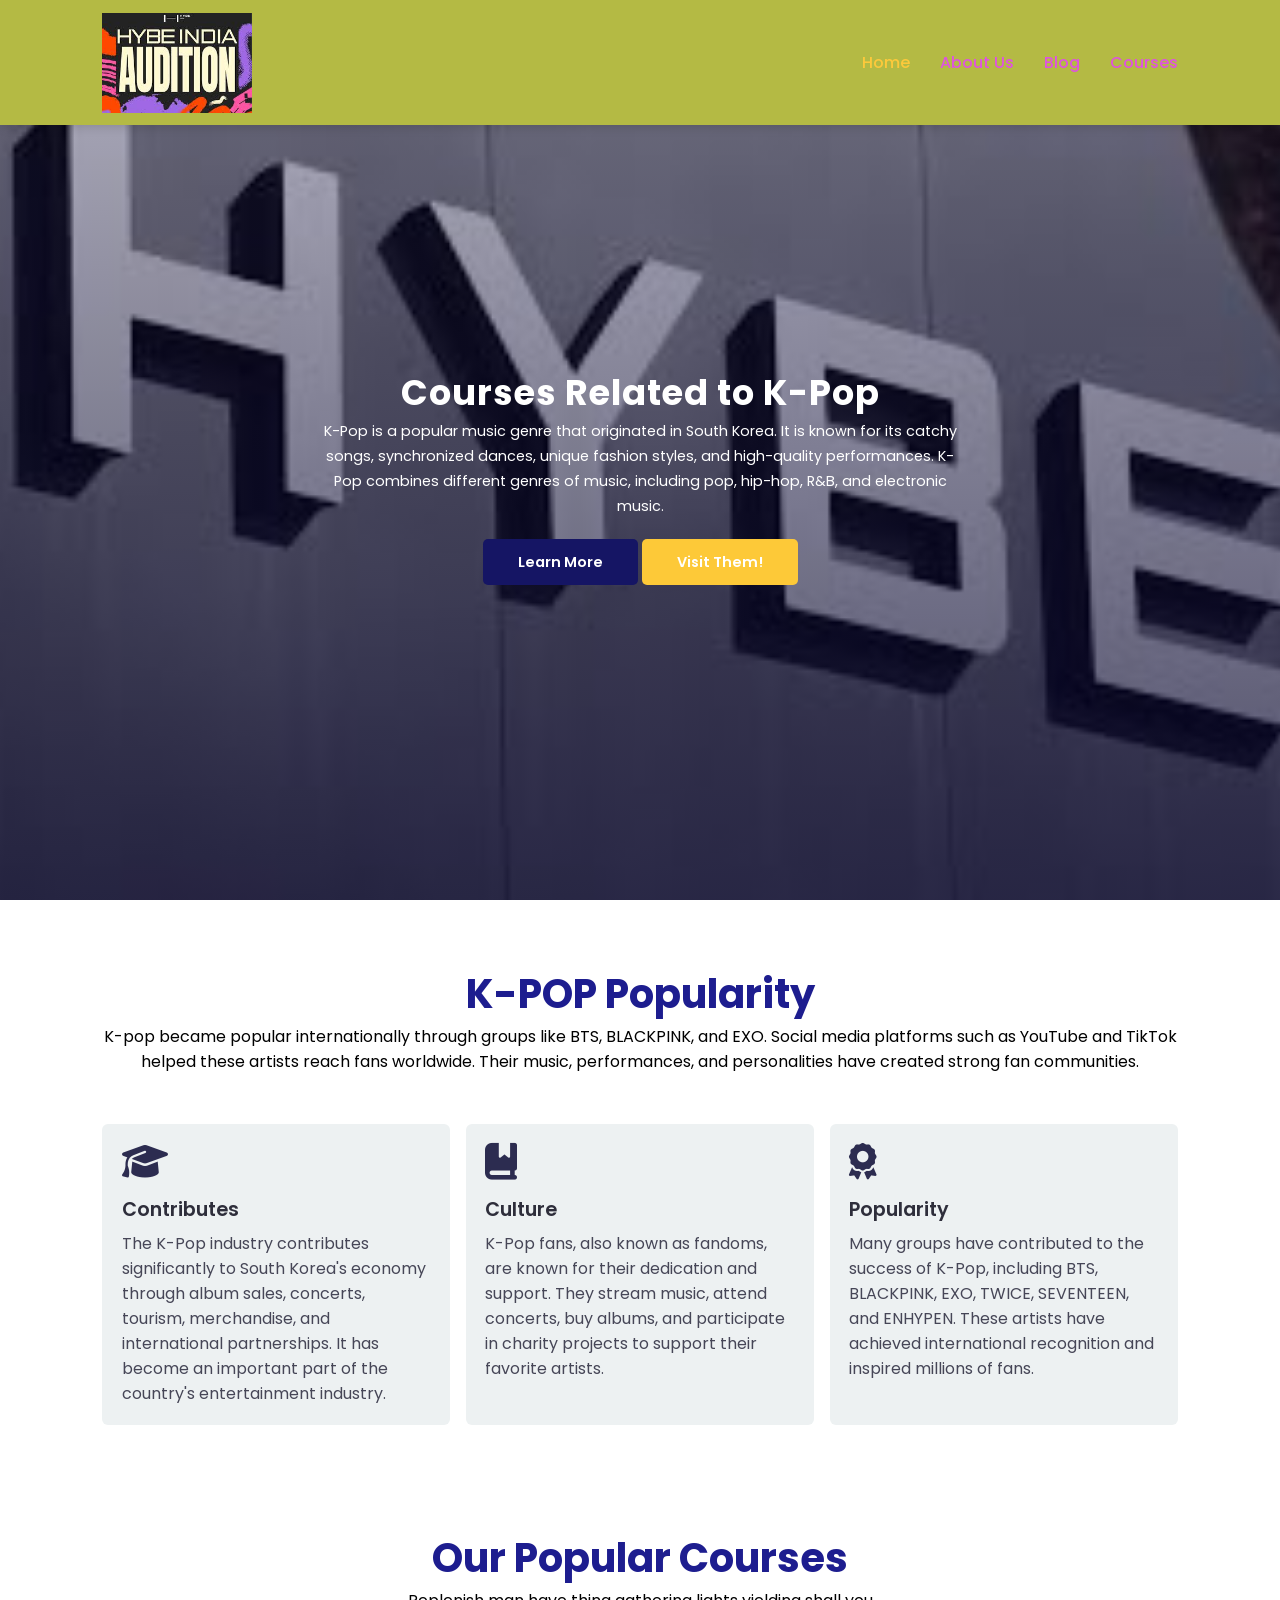
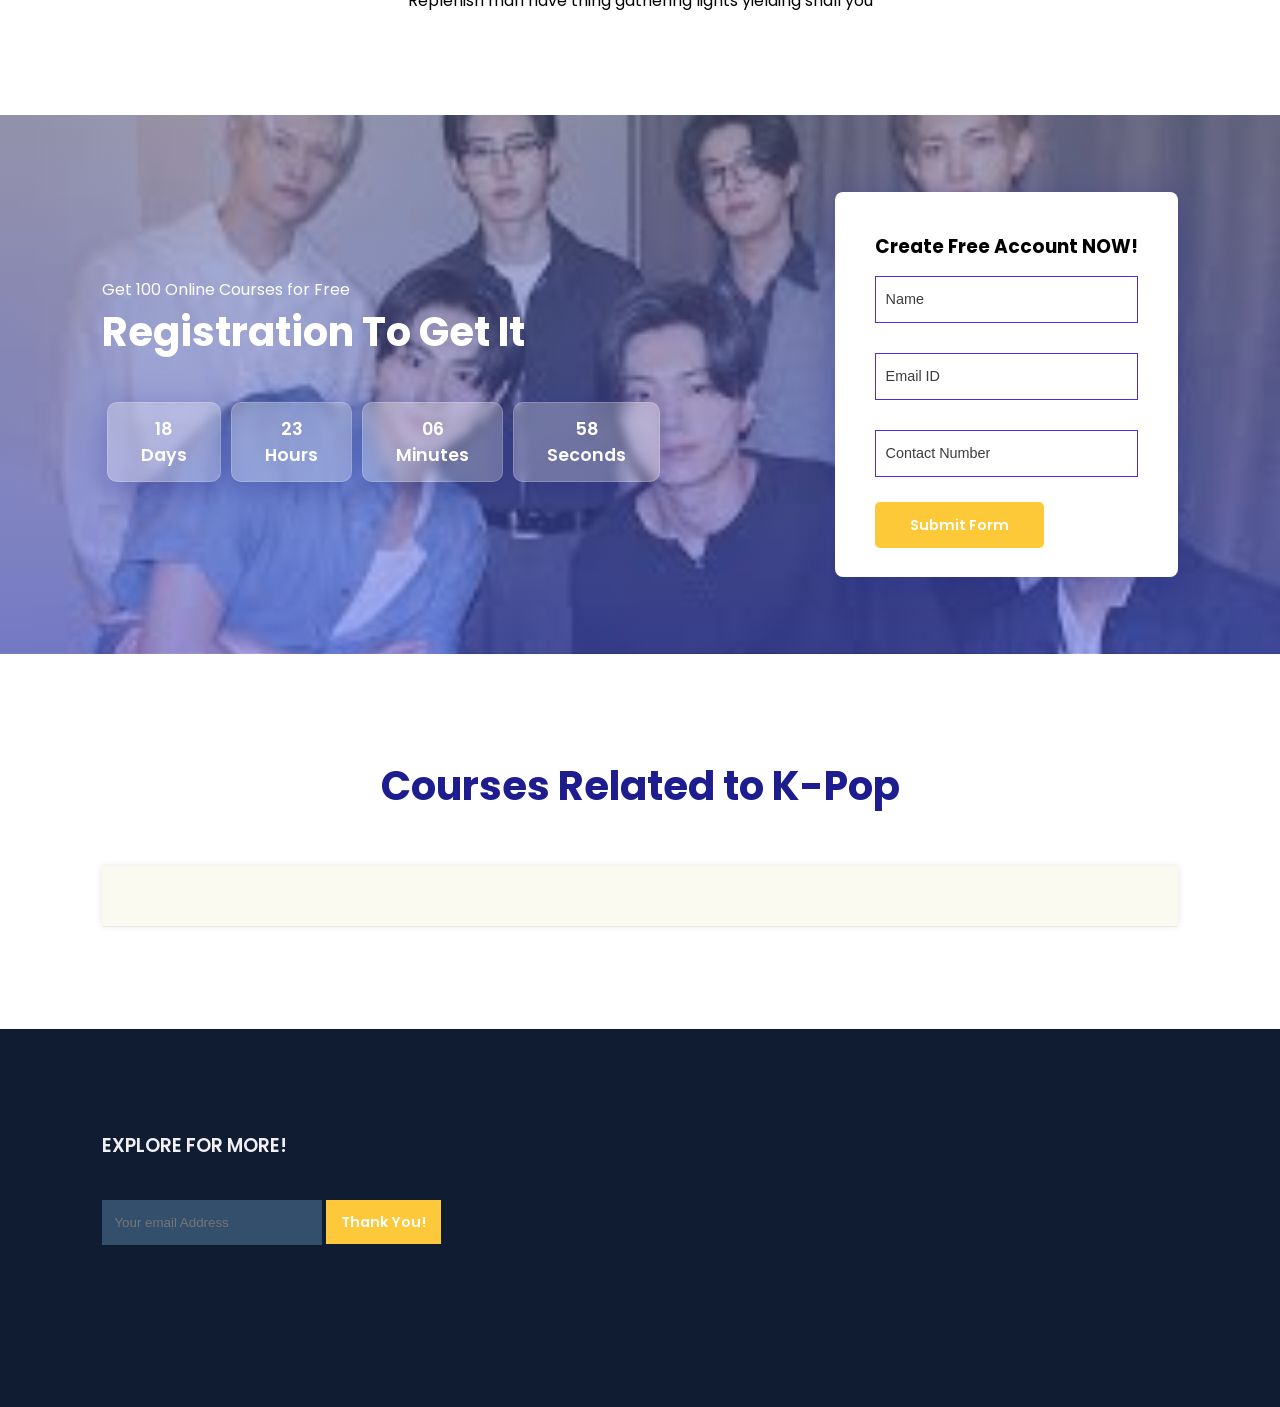
<file: G10 NEWTON RODEMEO JP/courses.html>
<!DOCTYPE html>
<html lang="en">
<head>
	<meta charset="UTF-8">
	<meta name="viewport" content="width=device-width, initial-scale=1.0">
	<title>Education Website Template</title>

	<!-- font Awesome CDN link -->
	<link rel="stylesheet" href="https://cdnjs.cloudflare.com/ajax/libs/font-awesome/6.1.1/css/all.min.css" />

	<!-- External CSS -->
	<link rel="stylesheet" href="courses.css">

	<!-- JQuery CDN link -->
	<script src="https://code.jquery.com/jquery-3.6.0.min.js" integrity="sha256-/xUj+3OJU5yExlq6GSYGSHk7tPXikynS7ogEvDej/m4=" crossorigin="anonymous"></script>
</head>
<body>
	<!-- Navigation start -->
	<header>
	<nav>
		<img src="img/au.jpg" class="logo" alt="">

		<div class="navigation">
			<ul>
				<i id="menu-close" class="fas fa-times"></i>
				<li><a href="index.html" class="active">Home</a></li>
				<li><a href="about.html">About Us</a></li>
				<li><a href="blog.html">Blog</a></li>
				<li><a href="courses.html">Courses</a></li>
				
			</ul>

			<img src="img/menu.png" id="menu-btn" alt="">
		</div>
	</nav>
	<!-- Navigation ends -->
	</header>

	<!-- Hero section starts from here -->
	<section id="home">
        <h2>
            Courses Related to K-Pop
		</h2>
		<p>K-Pop is a popular music genre that originated in South Korea. It is known for its catchy songs, synchronized dances, unique fashion styles, and high-quality performances. K-Pop combines different genres of music, including pop, hip-hop, R&B, and electronic music.
		</p>
		<div class="btn">
			<a href="#" class="blue">Learn More</a>
			<a href="#" class="yellow">Visit Them!</a>
		</div>
	</section>
	<!-- Hero section ends from here -->


	<!-- Features section starts from here -->
	<section id="features">
		<h1>K-POP Popularity</h1>
		<p>K-pop became popular internationally through groups like BTS, BLACKPINK, and EXO. Social media platforms such as YouTube and TikTok helped these artists reach fans worldwide. Their music, performances, and personalities have created strong fan communities.</p>

		<div class="fea-base">
			<div class="fea-box">
				<i class="fas fa-graduation-cap"></i>
				<h3>Contributes</h3>
				<p>
					The K-Pop industry contributes significantly to South Korea's economy through album sales, concerts, tourism, merchandise, and international partnerships. It has become an important part of the country's entertainment industry.
				</p>
			</div>

			<div class="fea-box">
				<i class="fa-solid fa-book-bookmark"></i>
				<h3>Culture</h3>
				<p>
					K-Pop fans, also known as fandoms, are known for their dedication and support. They stream music, attend concerts, buy albums, and participate in charity projects to support their favorite artists.
				</p>
			</div>

			<div class="fea-box">
				<i class="fas fa-award"></i>
				<h3>Popularity</h3>
				<p>
					Many groups have contributed to the success of K-Pop, including BTS, BLACKPINK, EXO, TWICE, SEVENTEEN, and ENHYPEN. These artists have achieved international recognition and inspired millions of fans.
				</p>
			</div>
		</div>
	</section>
	<!-- Features section ends from here -->


	<!-- Courses section starts from here -->
	<section id="course">
		<h1>Our Popular Courses</h1>
		<p>Replenish man have thing gathering lights yielding shall you</p>

		
		</div>
	</section>
	<!-- Courses section ends from here -->


	<!-- Registration section starts from here -->
	<section id="registration">
		<div class="reminder">
			<p>Get 100 Online Courses for Free</p>
			<h1>Registration To Get It</h1>

			<div class="time">
				<div class="date">18 <br> Days</div>
				<div class="date">23 <br> Hours</div>
				<div class="date">06 <br> Minutes</div>
				<div class="date">58 <br> Seconds</div>
			</div>
		</div>

		<div class="form">
			<h3>Create Free Account NOW!</h3>

			<input type="text" placeholder="Name" name="" id="">
			<input type="email" placeholder="Email ID" name="" id="">
			<input type="text" placeholder="Contact Number" name="" id="">

			<div class="btn">
				<a href="#" class="yellow">Submit Form</a>
			</div>
		</div>
	</section>
	<!-- Registration section ends from here -->


	<!-- Experts section starts from here -->
	<section id="experts">
		<h1>Courses Related to K-Pop</h1>
		<div class="expert-box">
			<div class="profile">
				
			</div>
		</div>
	</section>
	<!-- Experts section ends from here -->

	<!-- Footer section starts from here -->
	<footer>
		
		<div class="footer-col">
			<h3>EXPLORE FOR MORE!</h3>

			<div class="subscribe">
				<input type="email" placeholder="Your email Address">
				<a href="#" class="yellow">Thank You!</a>
			</div>
		</div>

		<div class="copyright">
			
		</div>
	</footer>
	<!-- Footer section ends from here -->

	<script>
		// Show menu links on burger click
		$('#menu-btn').click(function(){
			$('nav .navigation ul').addClass('active')
		});

		// Hide navbar on click function
		$('#menu-close').click(function(){
			$('nav .navigation ul').removeClass('active')
		});
	</script>
</body>
</html>
</file>
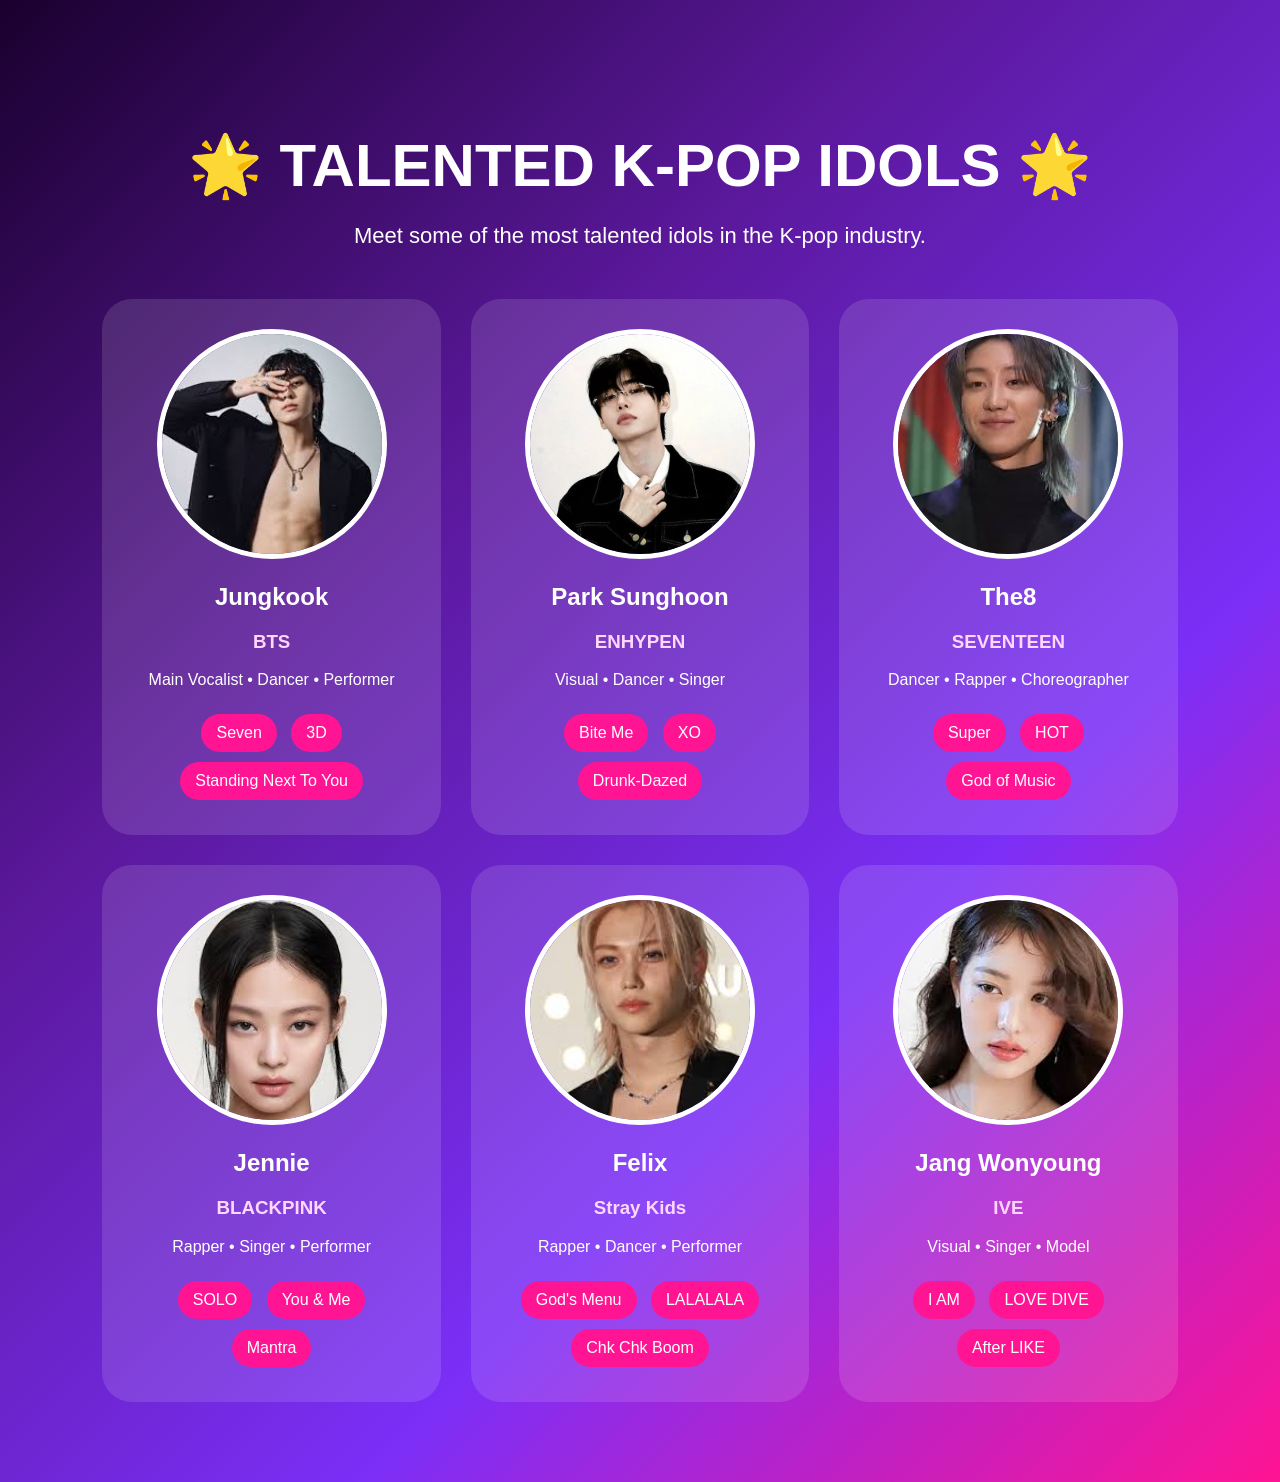
<file: G10 NEWTON RODEMEO JP/idol.html>
<!DOCTYPE html>
<html lang="en">
<head>
    <meta charset="UTF-8">
    <meta name="viewport" content="width=device-width, initial-scale=1.0">
    <title>Talented K-POP Idols</title>
    <link rel="stylesheet" href="idol.css">
</head>
<body>

<section class="idols-presentation">

    <h1>🌟 TALENTED K-POP IDOLS 🌟</h1>

    <p class="subtitle">
        Meet some of the most talented idols in the K-pop industry.
    </p>

    <div class="idol-container">

        <div class="idol-card">
            <img src="img/jk.jpg" alt="Jungkook">
            <h2>Jungkook</h2>
            <h3>BTS</h3>
            <p>Main Vocalist • Dancer • Performer</p>

            <div class="songs">
                <span>Seven</span>
                <span>3D</span>
                <span>Standing Next To You</span>
            </div>
        </div>

        <div class="idol-card">
            <img src="img/jpp.webp" alt="Sunghoon">
            <h2>Park Sunghoon</h2>
            <h3>ENHYPEN</h3>
            <p>Visual • Dancer • Singer</p>

            <div class="songs">
                <span>Bite Me</span>
                <span>XO</span>
                <span>Drunk-Dazed</span>
            </div>
        </div>

        <div class="idol-card">
            <img src="img/the8.jpg" alt="The8">
            <h2>The8</h2>
            <h3>SEVENTEEN</h3>
            <p>Dancer • Rapper • Choreographer</p>

            <div class="songs">
                <span>Super</span>
                <span>HOT</span>
                <span>God of Music</span>
            </div>
        </div>

        <div class="idol-card">
            <img src="img/jn.jpg" alt="Jennie">
            <h2>Jennie</h2>
            <h3>BLACKPINK</h3>
            <p>Rapper • Singer • Performer</p>

            <div class="songs">
                <span>SOLO</span>
                <span>You & Me</span>
                <span>Mantra</span>
            </div>
        </div>

        <div class="idol-card">
            <img src="img/felix.jpg" alt="Felix">
            <h2>Felix</h2>
            <h3>Stray Kids</h3>
            <p>Rapper • Dancer • Performer</p>

            <div class="songs">
                <span>God's Menu</span>
                <span>LALALALA</span>
                <span>Chk Chk Boom</span>
            </div>
        </div>

        <div class="idol-card">
            <img src="img/wn.jpg" alt="Wonyoung">
            <h2>Jang Wonyoung</h2>
            <h3>IVE</h3>
            <p>Visual • Singer • Model</p>

            <div class="songs">
                <span>I AM</span>
                <span>LOVE DIVE</span>
                <span>After LIKE</span>
            </div>
        </div>

    </div>

</section>

</body>
</html>
</file>
<file: G10 NEWTON RODEMEO JP/style.css>
@import url('https://fonts.googleapis.com/css2?family=Poppins:wght@300;400;500;600;700;800&display=swap');

*{
    margin:0;
    padding:0;
    box-sizing:border-box;
    font-family:'Poppins',sans-serif;
    scroll-behavior:smooth;
}

body{
    background:linear-gradient(-45deg,#16001f,#3d0066,#7b2ff7,#ff1493);
    background-size:400% 400%;
    animation:gradient 12s ease infinite;
    color:#fff;
}

@keyframes gradient{
    0%{background-position:0% 50%;}
    50%{background-position:100% 50%;}
    100%{background-position:0% 50%;}
}

/* NAVIGATION */

header{
    position:fixed;
    width:100%;
    z-index:1000;
}

nav{
    display:flex;
    justify-content:space-between;
    align-items:center;
    padding:20px 8%;
    background:rgba(0,0,0,0.3);
    backdrop-filter:blur(15px);
    box-shadow:0 5px 25px rgba(255,20,147,.4);
}

.logo{
    font-size:30px;
    font-weight:800;
    text-shadow:0 0 20px #ff1493;
}

nav ul{
    display:flex;
    list-style:none;
}

nav ul li{
    margin-left:35px;
}

nav ul li a{
    text-decoration:none;
    color:#fff;
    font-weight:700;
    transition:.4s;
}

nav ul li a:hover{
    color:#ff8df7;
}

/* HERO */

#home{
    height:100vh;
    display:flex;
    justify-content:center;
    align-items:center;
    text-align:center;
    padding:20px;
}

.hero-content h1{
    font-size:80px;
    font-weight:900;
    text-shadow:0 0 20px #ff1493;
}

.hero-content p{
    font-size:20px;
    margin:25px auto;
    max-width:700px;
}

.btn{
    margin-top:40px;
}

.btn a{
    text-decoration:none;
    color:#fff;
    padding:16px 35px;
    margin:10px;
    border-radius:50px;
    display:inline-block;
    font-weight:700;
    transition:.4s;
}

.blue{
    background:#7b2ff7;
}

.pink{
    background:#ff1493;
}

.btn a:hover{
    transform:translateY(-8px);
    box-shadow:0 0 30px #ff1493;
}

/* SECTIONS */

section{
    padding:90px 8%;
}

.title{
    text-align:center;
    margin-bottom:60px;
}

.title h2{
    font-size:45px;
    margin-bottom:10px;
}

/* CARDS */

.card-container,
.album-container,
.bias-container{
    display:grid;
    grid-template-columns:repeat(auto-fit,minmax(280px,1fr));
    gap:30px;
}

.card,
.album,
.bias{
    background:rgba(255,255,255,.12);
    backdrop-filter:blur(15px);
    border-radius:25px;
    overflow:hidden;
    text-align:center;
    transition:.5s;
}

.card{
    padding:40px;
}

.card:hover,
.album:hover,
.bias:hover{
    transform:translateY(-15px);
    box-shadow:0 0 30px #ff1493;
}

.card i{
    font-size:50px;
    color:#ff8df7;
    margin-bottom:20px;
}

/* ALBUM */

.album img{
    width:100%;
    height:300px;
    object-fit:cover;
}

.album-content{
    padding:25px;
}

/* BIAS */

.bias{
    padding:35px;
}

.bias img{
    width:170px;
    height:170px;
    border-radius:50%;
    object-fit:cover;
    border:5px solid #ff1493;
    margin-bottom:20px;
}

.social{
    margin-top:20px;
}

.social i{
    width:40px;
    height:40px;
    line-height:40px;
    background:#fff;
    color:#ff1493;
    border-radius:50%;
    margin:5px;
    transition:.4s;
}

.social i:hover{
    background:#ff1493;
    color:#fff;
}

/* QUOTE */

.quote{
    text-align:center;
}

.quote h2{
    font-size:40px;
    text-shadow:0 0 20px #ff1493;
}

/* FOOTER */

footer{
    background:#0f0016;
    text-align:center;
    padding:50px;
}

footer h3{
    color:#ff8df7;
    margin-bottom:15px;
}

footer i{
    font-size:25px;
    margin:15px;
    color:#ff8df7;
}

/* FLOATING EFFECT */

.album img,
.bias img{
    animation:float 4s ease-in-out infinite;
}

@keyframes float{
    0%{transform:translateY(0);}
    50%{transform:translateY(-12px);}
    100%{transform:translateY(0);}
}

/* RESPONSIVE */

@media(max-width:768px){
    nav{
        flex-direction:column;
    }

    nav ul{
        margin-top:20px;
    }

    nav ul li{
        margin:10px;
    }

    .hero-content h1{
        font-size:50px;
    }

    .title h2{
        font-size:35px;
    }
}
</file>
<file: G10 NEWTON RODEMEO JP/about.css>
@import url('https://fonts.googleapis.com/css2?family=Inter:wght@100;200;300;400;500&family=Poppins:ital,wght@0,100;0,200;0,300;0,400;0,500;0,600;0,700;0,800;0,900;1,700;1,800;1,900&display=swap');

*
{
	margin: 0;
	padding: 0;
	box-sizing: border-box;
}

body
{
	font-family: 'Poppins', sans-serif;
}

h1
{
	font-size: 2.5rem;
	font-weight: 700;
	color: rgb(29, 29, 143);
}

span
{
	font-size: .9rem;
}

h6
{
	font-size: 1.1rem;
	color: rgb(212, 101, 179);
}


/*------------- Navigation style start ------------*/
nav
{
	position: fixed;
	width: 100%;
	background-color: #b4ba44;
	display: flex;
	justify-content: space-between;
	align-items: center;
	padding: 1vw 8vw;
	box-shadow: 2px 2px 10px rgba(0, 0, 0, 0.15);
	z-index: 1;
}

nav .logo
{
	width: 150px;
	cursor: pointer;
}

nav .navigation
{
	display: flex;
}

#menu-btn
{
	width: 30px;
	height: 30px;
	display: none;
}

#menu-close
{
	display: none;
}

nav .navigation ul
{
	display: flex;
	justify-content: flex-end;
	align-items: center;
}

nav .navigation ul li
{
	list-style: none;
	margin-left: 30px;
}

nav .navigation ul li a
{
	text-decoration: none;
	color: rgb(223, 83, 223);
	font-size: 16px;
	font-weight: 500;
	transition: 0.3s ease;
}

nav .navigation ul li a.active,
nav .navigation ul li a:hover
{
	color: #FDC93B;

}
/*------------- Navigation style end ------------*/



/*------------- Hero section styling start --------------*/
#home
{
	background-image: linear-gradient(rgba(9, 5, 54, 0.3), rgba(5,4,46,0.7)), url("img/apply.png");
	width: 100%;
	height: 100vh;
	background-size: cover;
	background-position: center center;
	display: flex;
	flex-direction: column;
	justify-content: center;
	align-items: center;
	text-align: center;
	padding-top: 40px;
}

#home h2
{
	color: #fff;
	font-size: 2.2rem;
	letter-spacing: 1px;
}

#home p
{
	width: 50%;
	color: #fff;
	font-size: 0.9rem;
	line-height: 25px;
}

#home .btn
{
	margin-top: 30px;
}

#home a
{
	text-decoration: none;
	font-size: 0.9rem;
	padding: 13px 35px;
	background-color: #1db160;
	font-weight: 600;
	border-radius: 5px;
}

#home a.blue
{
	color: #fff;
	background: rgb(21, 21, 100);
	transition: 0.3s ease;
}

#home a.blue:hover
{
	color: rgb(21, 21, 100);
	background: #fff;
}

#home a.yellow
{
	color: #fff;
	background: #fdc938;
	transition: 0.3s ease;
}

#home a.yellow:hover
{
	color: rgb(21, 21, 100);
	background: #fff;
}
/*------------- Hero section styling end --------------*/


/*------------- Features section styling start -------------*/
#features
{
	padding: 5vw 8vw 0 8vw;
	text-align: center;
}

#features .fea-base
{
	display: grid;
	grid-template-columns: repeat(auto-fit, minmax(320px, 1fr));
	grid-gap: 1rem;
	margin-top: 50px;
}

#features .fea-box
{
	background: #edf1f2;
	text-align: start;
	padding: 1.2rem;
	border-radius: 6px;
}

#features .fea-box i
{
	font-size: 2.3rem;
	color: rgb(44, 44, 80);
}

#features .fea-box h3
{
	font-size: 1.2rem;
	font-weight: 600;
	color: rgb(46, 46, 59);
	padding: 13px 0 7px 0;
}

#features .fea-box p
{
	font-size: 1rem;
	font-weight: 400;
	color: rgb(70, 70, 87);
}
/*------------- Features section styling end -------------*/


/*------------- Courses section styling start ------------*/
#course
{
	padding: 8vw 8vw 8vw 8vw;
	text-align: center;
}

#course .course-box
{
	display: grid;
	grid-template-columns: repeat(auto-fit, minmax(320px, 1fr));
	grid-gap: 1rem;
	margin-top: 50px;
}

#course .courses
{
	text-align: start;
	background: #edf1f2;
	height: 100%;
	position: relative;
}

#course .courses img
{
	width: 100%;
	height: 60%;
	background-size: cover;
	background-position: center;
}

#course .courses .details
{
	padding: 15px 15px 0 15px;
}

#course .courses .details i
{
	color: #fdc93b;
	font-size: .9rem;
}

#course .courses .cost
{
	background-color: rgb(74, 74, 136);
	color: #fff;
	line-height: 70px;
	width: 70px;
	height: 70px;
	text-align: center;
	border-radius: 50%;
	position: absolute;
	right: 15px;
	bottom: 100px;
}
/*------------- Courses section styling end ------------*/


/*------------- Registration section styling start ----------*/
#registration
{
	padding: 6vw 8vw 6vw 8vw;
	background-image: linear-gradient(rgba(99,112,168,0.5), rgba(81,91,233,0.5)),url("img/enpen.jpg");
	width: 100%;
	height: 100%;
	background-size: cover;
	background-position: center;
	display: flex;
	justify-content: space-between;
	align-items: center;
}

#registration .reminder, #registration .reminder h1
{
	color: #fff;
}

#registration .reminder .time
{
	display: flex;
	margin-top: 40px;
}

#registration .reminder .time .date
{
	text-align: center;
	padding: 13px 33px;
	background: rgba(255, 255, 255, 0.25);
	backdrop-filter: blur(4px);
	box-shadow: 0 8px 32px 0 rgba(31, 38, 135, 0.37);
	border-radius: 10px;
	margin: 0 5px 10px 5px;
	border: 1px solid rgba(255, 255, 255, 0.18);
	font-size: 1.1rem;
	font-weight: 600;
}

#registration .form
{
	background: #fff;
	border-radius: 8px;
	display: flex;
	flex-direction: column;
	padding: 40px;
	box-shadow: 0 8px 32px 0 rgba(31, 38, 135, 0.37);
}

#registration .form input
{
	margin: 15px 0;
	padding: 15px 10px;
	border: 1px solid rgb(84, 40, 241);
	outline: none;
}

#registration .form input::placeholder
{
	color: #413c3c;
	font-weight: 500;
	font-size: 0.9rem;
}

#registration .form .btn
{
	margin-top: 20px;
}

#registration .form a.yellow
{
	text-decoration: none;
	font-size: 0.9rem;
	padding: 13px 35px;
	background-color: #fff;
	font-weight: 600;
	border-radius: 5px;
	color: #fff;
	background: #fdc938;
	transition: 0.3s ease;
}

#registration .form a.yellow:hover
{
	color: rgb(21, 21, 100);
	background: #fff;
}
/*------------- Registration section styling end ----------*/



/*------------- Experts section styling starts ----------*/
#experts
{
	padding: 8vw 8vw 8vw 8vw;
	text-align: center;
}

#experts .expert-box
{
	display: grid;
	grid-template-columns: repeat(auto-fit, minmax(250px, 1fr));
	grid-gap: 1rem;
	margin-top: 50px;
}

#experts .expert-box .profile
{
	background: #fafaf1;
	padding: 30px 10px;
	box-shadow: rgba(17, 17, 26, 0.05) 0px 1px 0px, rgba(17, 17, 26, 0.1) 0px 0px 8px;
}

#experts .expert-box .profile:hover
{
	box-shadow: rgba(0, 0, 0, 0.1) 0px 10px 50px;
}

.pro-links
{
	margin-top: 10px;
}

.pro-links i
{
	padding: 10px 13px;
	border: 1px solid rgb(21, 21, 100);
	cursor: pointer;
	transition: 0.3s ease;
}

.pro-links i:hover
{
	background: rgb(21, 21, 100);
	color: #fff;
}
/*------------- Experts section styling ends ----------*/



/*------------- Footer section styling starts ------------*/
footer
{
	padding: 8vw;
	background-color: #101c32;
	display: flex;
	justify-content: space-between;
	align-items: flex-start;
	flex-wrap: wrap;
}

footer .footer-col
{
	padding-bottom: 40px;
}

footer h3
{
	color: rgb(241, 240, 245);
	font-weight: 600;
	padding-bottom: 20px;
}

footer li
{
	list-style: none;
	color: #7b838a;
	padding: 10px 0;
	font-size: 15px;
	cursor: pointer;
	transition: 0.3s ease;
}

footer li:hover
{
	color: rgb(241, 240, 245);
}

footer p
{
	color: #7b838a;
}

footer .subscribe
{
	margin-top: 20px;
}

footer input
{
	width: 220px;
	padding: 15px 12px;
	background: #334F6C;
	border: none;
	outline: none;
	color: #fff;
}

footer .subscribe a
{
	text-decoration: none;
	font-size: 0.9rem;
	padding: 12px 15px;
	background-color: #fff;
	font-weight: 600;
}

footer .subscribe a.yellow
{
	color: #fff;
	background: #fdc93b;
	transition: 0.3s ease;
}

footer .subscribe a.yellow:hover
{
	color: rgb(21, 21, 100);
	background: #fff;
}

footer .copyright
{
	margin-top: 20px;
	width: 100%;
	display: flex;
	justify-content: space-between;
	align-items: center;
	flex-wrap: wrap;
}

footer .copyright p, footer .copyright p > a
{
	color: #fff;
	text-decoration: none;
}

footer .copyright .pro-links
{
	margin-top: 0px;
}

footer .copyright .pro-links i
{
	background-color: #5f7185;
	color: #fff;
}

footer .copyright .pro-links i:hover
{
	background: #fdc93b;
	color: #2c2c2c;
}
/*------------- Footer section styling ends ------------*/



/*---------------------------------------------------------*/
/*-------------------- Ipad screen styling ----------------*/
/*---------------------------------------------------------*/
@media screen and (max-width: 789px)
{
	nav
	{
		padding: 15px 20px;
	}

	nav img
	{
		width: 130px;
	}

	#menu-btn
	{
		display: initial;
	}

	#menu-close
	{
		display: initial;
		font-size: 1.6rem;
		color: #fff;
		padding: 30px 0 20px 20px;
	}

	nav .navigation ul
	{
		position: absolute;
		top: 0;
		right: -220px;
		display: flex;
		flex-direction: column;
		justify-content: flex-start;
		align-items: flex-start;
		width: 220px;
		height: 100vh;
		background: rgba(17, 20, 104, 0.45);
		backdrop-filter: blur(4.5px);
		border: 1px solid rgba(255, 255, 255, 0.18);
		transition: 0.3s ease-in;
	}

	nav .navigation ul.active
	{
		right: 0;
	}

	nav .navigation ul li
	{
		padding: 20px 0 20px 40px;
		margin-left: 0;
	}

	nav .navigation ul li a
	{
		color: #fff;
	}

	#home
	{
		padding: 0px;
	}

	#home p
	{
		width: 90%;
	}

	#features
	{
		padding: 8vw 4vw 0 4vw;
	}

	#course
	{
		padding: 8vw 4vw 8vw 4vw;
	}

	#registration
	{
		padding: 6vw 4vw 6vw 4vw;
		gap: 2.2rem;
	}

	#registration .reminder .time
	{
		display: flex;
		justify-content: space-between;
		flex-wrap: wrap;
		margin-top: 40px;
	}

	#experts
	{
		padding: 8vw 4vw 6vw 4vw;
	}

	footer .copyright .pro-links
	{
		margin-top: 20px;
	}
}


@media screen and (max-width: 475px)
{
	#registration
	{
		flex-direction: column;
	}

	.reminder p, .reminder h1
	{
		text-align: center;
	}

	.reminder h1
	{
		font-size: 1.8rem;
	}

	#registration .reminder .time
	{
		justify-content: space-evenly;
		margin-top: 20px;
	}
}
</file>
<file: G10 NEWTON RODEMEO JP/blog.css>
@import url('https://fonts.googleapis.com/css2?family=Inter:wght@100;200;300;400;500&family=Poppins:ital,wght@0,100;0,200;0,300;0,400;0,500;0,600;0,700;0,800;0,900;1,700;1,800;1,900&display=swap');

*
{
	margin: 0;
	padding: 0;
	box-sizing: border-box;
}

body
{
	font-family: 'Poppins', sans-serif;
}

h1
{
	font-size: 2.5rem;
	font-weight: 700;
	color: rgb(29, 29, 143);
}

span
{
	font-size: .9rem;
}

h6
{
	font-size: 1.1rem;
	color: rgb(212, 101, 179);
}


/*------------- Navigation style start ------------*/
nav
{
	position: fixed;
	width: 100%;
	background-color: #b4ba44;
	display: flex;
	justify-content: space-between;
	align-items: center;
	padding: 1vw 8vw;
	box-shadow: 2px 2px 10px rgba(0, 0, 0, 0.15);
	z-index: 1;
}

nav .logo
{
	width: 150px;
	cursor: pointer;
}

nav .navigation
{
	display: flex;
}

#menu-btn
{
	width: 30px;
	height: 30px;
	display: none;
}

#menu-close
{
	display: none;
}

nav .navigation ul
{
	display: flex;
	justify-content: flex-end;
	align-items: center;
}

nav .navigation ul li
{
	list-style: none;
	margin-left: 30px;
}

nav .navigation ul li a
{
	text-decoration: none;
	color: rgb(223, 83, 223);
	font-size: 16px;
	font-weight: 500;
	transition: 0.3s ease;
}

nav .navigation ul li a.active,
nav .navigation ul li a:hover
{
	color: #FDC93B;

}
/*------------- Navigation style end ------------*/



/*------------- Hero section styling start --------------*/
#home
{
	background-image: linear-gradient(rgba(9, 5, 54, 0.3), rgba(5,4,46,0.7)), url("img/be.png");
	width: 100%;
	height: 100vh;
	background-size: cover;
	background-position: center center;
	display: flex;
	flex-direction: column;
	justify-content: center;
	align-items: center;
	text-align: center;
	padding-top: 40px;
}

#home h2
{
	color: #fff;
	font-size: 2.2rem;
	letter-spacing: 1px;
}

#home p
{
	width: 50%;
	color: #fff;
	font-size: 0.9rem;
	line-height: 25px;
}

#home .btn
{
	margin-top: 30px;
}

#home a
{
	text-decoration: none;
	font-size: 0.9rem;
	padding: 13px 35px;
	background-color: #dc32b7;
	font-weight: 600;
	border-radius: 5px;
}

#home a.blue
{
	color: #3dadda;
	background: rgb(21, 21, 100);
	transition: 0.3s ease;
}

#home a.blue:hover
{
	color: rgb(21, 21, 100);
	background: #fff;
}

#home a.yellow
{
	color: #fff;
	background: #fdc938;
	transition: 0.3s ease;
}

#home a.yellow:hover
{
	color: rgb(21, 21, 100);
	background: #fff;
}
/*------------- Hero section styling end --------------*/


/*------------- Features section styling start -------------*/
#features
{
	padding: 5vw 8vw 0 8vw;
	text-align: center;
}

#features .fea-base
{
	display: grid;
	grid-template-columns: repeat(auto-fit, minmax(320px, 1fr));
	grid-gap: 1rem;
	margin-top: 50px;
}

#features .fea-box
{
	background: #edf1f2;
	text-align: start;
	padding: 1.2rem;
	border-radius: 6px;
}

#features .fea-box i
{
	font-size: 2.3rem;
	color: rgb(44, 44, 80);
}

#features .fea-box h3
{
	font-size: 1.2rem;
	font-weight: 600;
	color: rgb(46, 46, 59);
	padding: 13px 0 7px 0;
}

#features .fea-box p
{
	font-size: 1rem;
	font-weight: 400;
	color: rgb(70, 70, 87);
}
/*------------- Features section styling end -------------*/


/*------------- Courses section styling start ------------*/
#course
{
	padding: 8vw 8vw 8vw 8vw;
	text-align: center;
}

#course .course-box
{
	display: grid;
	grid-template-columns: repeat(auto-fit, minmax(320px, 1fr));
	grid-gap: 1rem;
	margin-top: 50px;
}

#course .courses
{
	text-align: start;
	background: #edf1f2;
	height: 100%;
	position: relative;
}

#course .courses img
{
	width: 100%;
	height: 60%;
	background-size: cover;
	background-position: center;
}

#course .courses .details
{
	padding: 15px 15px 0 15px;
}

#course .courses .details i
{
	color: #fdc93b;
	font-size: .9rem;
}

#course .courses .cost
{
	background-color: rgb(112, 230, 124);
	color: #fff;
	line-height: 70px;
	width: 70px;
	height: 70px;
	text-align: center;
	border-radius: 50%;
	position: absolute;
	right: 15px;
	bottom: 100px;
}
/*------------- Courses section styling end ------------*/


/*------------- Registration section styling start ----------*/
#registration
{
	padding: 6vw 8vw 6vw 8vw;
	background-image: linear-gradient(rgba(99,112,168,0.5), rgba(81,91,233,0.5)),url("img/glob.png");
	width: 100%;
	height: 100%;
	background-size: cover;
	background-position: center;
	display: flex;
	justify-content: space-between;
	align-items: center;
}

#registration .reminder, #registration .reminder h1
{
	color: #fff;
}

#registration .reminder .time
{
	display: flex;
	margin-top: 40px;
}

#registration .reminder .time .date
{
	text-align: center;
	padding: 13px 33px;
	background: rgba(255, 255, 255, 0.25);
	backdrop-filter: blur(4px);
	box-shadow: 0 8px 32px 0 rgba(31, 38, 135, 0.37);
	border-radius: 10px;
	margin: 0 5px 10px 5px;
	border: 1px solid rgba(255, 255, 255, 0.18);
	font-size: 1.1rem;
	font-weight: 600;
}

#registration .form
{
	background: #fff;
	border-radius: 8px;
	display: flex;
	flex-direction: column;
	padding: 40px;
	box-shadow: 0 8px 32px 0 rgba(31, 38, 135, 0.37);
}

#registration .form input
{
	margin: 15px 0;
	padding: 15px 10px;
	border: 1px solid rgb(84, 40, 241);
	outline: none;
}

#registration .form input::placeholder
{
	color: #413c3c;
	font-weight: 500;
	font-size: 0.9rem;
}

#registration .form .btn
{
	margin-top: 20px;
}

#registration .form a.yellow
{
	text-decoration: none;
	font-size: 0.9rem;
	padding: 13px 35px;
	background-color: #fff;
	font-weight: 600;
	border-radius: 5px;
	color: #fff;
	background: #fdc938;
	transition: 0.3s ease;
}

#registration .form a.yellow:hover
{
	color: rgb(21, 21, 100);
	background: #fff;
}
/*------------- Registration section styling end ----------*/



/*------------- Experts section styling starts ----------*/
#experts
{
	padding: 8vw 8vw 8vw 8vw;
	text-align: center;
}

#experts .expert-box
{
	display: grid;
	grid-template-columns: repeat(auto-fit, minmax(250px, 1fr));
	grid-gap: 1rem;
	margin-top: 50px;
}

#experts .expert-box .profile
{
	background: #fafaf1;
	padding: 30px 10px;
	box-shadow: rgba(17, 17, 26, 0.05) 0px 1px 0px, rgba(17, 17, 26, 0.1) 0px 0px 8px;
}

#experts .expert-box .profile:hover
{
	box-shadow: rgba(0, 0, 0, 0.1) 0px 10px 50px;
}

.pro-links
{
	margin-top: 10px;
}

.pro-links i
{
	padding: 10px 13px;
	border: 1px solid rgb(21, 21, 100);
	cursor: pointer;
	transition: 0.3s ease;
}

.pro-links i:hover
{
	background: rgb(21, 21, 100);
	color: #fff;
}
/*------------- Experts section styling ends ----------*/



/*------------- Footer section styling starts ------------*/
footer
{
	padding: 8vw;
	background-color: #101c32;
	display: flex;
	justify-content: space-between;
	align-items: flex-start;
	flex-wrap: wrap;
}

footer .footer-col
{
	padding-bottom: 40px;
}

footer h3
{
	color: rgb(241, 240, 245);
	font-weight: 600;
	padding-bottom: 20px;
}

footer li
{
	list-style: none;
	color: #7b838a;
	padding: 10px 0;
	font-size: 15px;
	cursor: pointer;
	transition: 0.3s ease;
}

footer li:hover
{
	color: rgb(241, 240, 245);
}

footer p
{
	color: #7b838a;
}

footer .subscribe
{
	margin-top: 20px;
}

footer input
{
	width: 220px;
	padding: 15px 12px;
	background: #334F6C;
	border: none;
	outline: none;
	color: #fff;
}

footer .subscribe a
{
	text-decoration: none;
	font-size: 0.9rem;
	padding: 12px 15px;
	background-color: #fff;
	font-weight: 600;
}

footer .subscribe a.yellow
{
	color: #fff;
	background: #fdc93b;
	transition: 0.3s ease;
}

footer .subscribe a.yellow:hover
{
	color: rgb(21, 21, 100);
	background: #fff;
}

footer .copyright
{
	margin-top: 20px;
	width: 100%;
	display: flex;
	justify-content: space-between;
	align-items: center;
	flex-wrap: wrap;
}

footer .copyright p, footer .copyright p > a
{
	color: #fff;
	text-decoration: none;
}

footer .copyright .pro-links
{
	margin-top: 0px;
}

footer .copyright .pro-links i
{
	background-color: #5f7185;
	color: #fff;
}

footer .copyright .pro-links i:hover
{
	background: #fdc93b;
	color: #2c2c2c;
}
/*------------- Footer section styling ends ------------*/



/*---------------------------------------------------------*/
/*-------------------- Ipad screen styling ----------------*/
/*---------------------------------------------------------*/
@media screen and (max-width: 789px)
{
	nav
	{
		padding: 15px 20px;
	}

	nav img
	{
		width: 130px;
	}

	#menu-btn
	{
		display: initial;
	}

	#menu-close
	{
		display: initial;
		font-size: 1.6rem;
		color: #fff;
		padding: 30px 0 20px 20px;
	}

	nav .navigation ul
	{
		position: absolute;
		top: 0;
		right: -220px;
		display: flex;
		flex-direction: column;
		justify-content: flex-start;
		align-items: flex-start;
		width: 220px;
		height: 100vh;
		background: rgba(17, 20, 104, 0.45);
		backdrop-filter: blur(4.5px);
		border: 1px solid rgba(255, 255, 255, 0.18);
		transition: 0.3s ease-in;
	}

	nav .navigation ul.active
	{
		right: 0;
	}

	nav .navigation ul li
	{
		padding: 20px 0 20px 40px;
		margin-left: 0;
	}

	nav .navigation ul li a
	{
		color: #fff;
	}

	#home
	{
		padding: 0px;
	}

	#home p
	{
		width: 90%;
	}

	#features
	{
		padding: 8vw 4vw 0 4vw;
	}

	#course
	{
		padding: 8vw 4vw 8vw 4vw;
	}

	#registration
	{
		padding: 6vw 4vw 6vw 4vw;
		gap: 2.2rem;
	}

	#registration .reminder .time
	{
		display: flex;
		justify-content: space-between;
		flex-wrap: wrap;
		margin-top: 40px;
	}

	#experts
	{
		padding: 8vw 4vw 6vw 4vw;
	}

	footer .copyright .pro-links
	{
		margin-top: 20px;
	}
}


@media screen and (max-width: 475px)
{
	#registration
	{
		flex-direction: column;
	}

	.reminder p, .reminder h1
	{
		text-align: center;
	}

	.reminder h1
	{
		font-size: 1.8rem;
	}

	#registration .reminder .time
	{
		justify-content: space-evenly;
		margin-top: 20px;
	}
}
</file>
<file: G10 NEWTON RODEMEO JP/courses.css>
@import url('https://fonts.googleapis.com/css2?family=Inter:wght@100;200;300;400;500&family=Poppins:ital,wght@0,100;0,200;0,300;0,400;0,500;0,600;0,700;0,800;0,900;1,700;1,800;1,900&display=swap');

*
{
	margin: 0;
	padding: 0;
	box-sizing: border-box;
}

body
{
	font-family: 'Poppins', sans-serif;
}

h1
{
	font-size: 2.5rem;
	font-weight: 700;
	color: rgb(29, 29, 143);
}

span
{
	font-size: .9rem;
}

h6
{
	font-size: 1.1rem;
	color: rgb(212, 101, 179);
}


/*------------- Navigation style start ------------*/
nav
{
	position: fixed;
	width: 100%;
	background-color: #b4ba44;
	display: flex;
	justify-content: space-between;
	align-items: center;
	padding: 1vw 8vw;
	box-shadow: 2px 2px 10px rgba(0, 0, 0, 0.15);
	z-index: 1;
}

nav .logo
{
	width: 150px;
	cursor: pointer;
}

nav .navigation
{
	display: flex;
}

#menu-btn
{
	width: 30px;
	height: 30px;
	display: none;
}

#menu-close
{
	display: none;
}

nav .navigation ul
{
	display: flex;
	justify-content: flex-end;
	align-items: center;
}

nav .navigation ul li
{
	list-style: none;
	margin-left: 30px;
}

nav .navigation ul li a
{
	text-decoration: none;
	color: rgb(223, 83, 223);
	font-size: 16px;
	font-weight: 500;
	transition: 0.3s ease;
}

nav .navigation ul li a.active,
nav .navigation ul li a:hover
{
	color: #FDC93B;

}
/*------------- Navigation style end ------------*/



/*------------- Hero section styling start --------------*/
#home
{
	background-image: linear-gradient(rgba(9, 5, 54, 0.3), rgba(5,4,46,0.7)), url("img/ww.jpg");
	width: 100%;
	height: 100vh;
	background-size: cover;
	background-position: center center;
	display: flex;
	flex-direction: column;
	justify-content: center;
	align-items: center;
	text-align: center;
	padding-top: 40px;
}

#home h2
{
	color: #fff;
	font-size: 2.2rem;
	letter-spacing: 1px;
}

#home p
{
	width: 50%;
	color: #fff;
	font-size: 0.9rem;
	line-height: 25px;
}

#home .btn
{
	margin-top: 30px;
}

#home a
{
	text-decoration: none;
	font-size: 0.9rem;
	padding: 13px 35px;
	background-color: #fff;
	font-weight: 600;
	border-radius: 5px;
}

#home a.blue
{
	color: #fff;
	background: rgb(21, 21, 100);
	transition: 0.3s ease;
}

#home a.blue:hover
{
	color: rgb(21, 21, 100);
	background: #fff;
}

#home a.yellow
{
	color: #fff;
	background: #fdc938;
	transition: 0.3s ease;
}

#home a.yellow:hover
{
	color: rgb(21, 21, 100);
	background: #fff;
}
/*------------- Hero section styling end --------------*/


/*------------- Features section styling start -------------*/
#features
{
	padding: 5vw 8vw 0 8vw;
	text-align: center;
}

#features .fea-base
{
	display: grid;
	grid-template-columns: repeat(auto-fit, minmax(320px, 1fr));
	grid-gap: 1rem;
	margin-top: 50px;
}

#features .fea-box
{
	background: #edf1f2;
	text-align: start;
	padding: 1.2rem;
	border-radius: 6px;
}

#features .fea-box i
{
	font-size: 2.3rem;
	color: rgb(44, 44, 80);
}

#features .fea-box h3
{
	font-size: 1.2rem;
	font-weight: 600;
	color: rgb(46, 46, 59);
	padding: 13px 0 7px 0;
}

#features .fea-box p
{
	font-size: 1rem;
	font-weight: 400;
	color: rgb(70, 70, 87);
}
/*------------- Features section styling end -------------*/


/*------------- Courses section styling start ------------*/
#course
{
	padding: 8vw 8vw 8vw 8vw;
	text-align: center;
}

#course .course-box
{
	display: grid;
	grid-template-columns: repeat(auto-fit, minmax(320px, 1fr));
	grid-gap: 1rem;
	margin-top: 50px;
}

#course .courses
{
	text-align: start;
	background: #edf1f2;
	height: 100%;
	position: relative;
}

#course .courses img
{
	width: 100%;
	height: 60%;
	background-size: cover;
	background-position: center;
}

#course .courses .details
{
	padding: 15px 15px 0 15px;
}

#course .courses .details i
{
	color: #fdc93b;
	font-size: .9rem;
}

#course .courses .cost
{
	background-color: rgb(74, 74, 136);
	color: #fff;
	line-height: 70px;
	width: 70px;
	height: 70px;
	text-align: center;
	border-radius: 50%;
	position: absolute;
	right: 15px;
	bottom: 100px;
}
/*------------- Courses section styling end ------------*/


/*------------- Registration section styling start ----------*/
#registration
{
	padding: 6vw 8vw 6vw 8vw;
	background-image: linear-gradient(rgba(99,112,168,0.5), rgba(81,91,233,0.5)),url("img/enpen.jpg");
	width: 100%;
	height: 100%;
	background-size: cover;
	background-position: center;
	display: flex;
	justify-content: space-between;
	align-items: center;
}

#registration .reminder, #registration .reminder h1
{
	color: #fff;
}

#registration .reminder .time
{
	display: flex;
	margin-top: 40px;
}

#registration .reminder .time .date
{
	text-align: center;
	padding: 13px 33px;
	background: rgba(255, 255, 255, 0.25);
	backdrop-filter: blur(4px);
	box-shadow: 0 8px 32px 0 rgba(31, 38, 135, 0.37);
	border-radius: 10px;
	margin: 0 5px 10px 5px;
	border: 1px solid rgba(255, 255, 255, 0.18);
	font-size: 1.1rem;
	font-weight: 600;
}

#registration .form
{
	background: #fff;
	border-radius: 8px;
	display: flex;
	flex-direction: column;
	padding: 40px;
	box-shadow: 0 8px 32px 0 rgba(31, 38, 135, 0.37);
}

#registration .form input
{
	margin: 15px 0;
	padding: 15px 10px;
	border: 1px solid rgb(84, 40, 241);
	outline: none;
}

#registration .form input::placeholder
{
	color: #413c3c;
	font-weight: 500;
	font-size: 0.9rem;
}

#registration .form .btn
{
	margin-top: 20px;
}

#registration .form a.yellow
{
	text-decoration: none;
	font-size: 0.9rem;
	padding: 13px 35px;
	background-color: #fff;
	font-weight: 600;
	border-radius: 5px;
	color: #fff;
	background: #fdc938;
	transition: 0.3s ease;
}

#registration .form a.yellow:hover
{
	color: rgb(21, 21, 100);
	background: #fff;
}
/*------------- Registration section styling end ----------*/



/*------------- Experts section styling starts ----------*/
#experts
{
	padding: 8vw 8vw 8vw 8vw;
	text-align: center;
}

#experts .expert-box
{
	display: grid;
	grid-template-columns: repeat(auto-fit, minmax(250px, 1fr));
	grid-gap: 1rem;
	margin-top: 50px;
}

#experts .expert-box .profile
{
	background: #fafaf1;
	padding: 30px 10px;
	box-shadow: rgba(17, 17, 26, 0.05) 0px 1px 0px, rgba(17, 17, 26, 0.1) 0px 0px 8px;
}

#experts .expert-box .profile:hover
{
	box-shadow: rgba(0, 0, 0, 0.1) 0px 10px 50px;
}

.pro-links
{
	margin-top: 10px;
}

.pro-links i
{
	padding: 10px 13px;
	border: 1px solid rgb(21, 21, 100);
	cursor: pointer;
	transition: 0.3s ease;
}

.pro-links i:hover
{
	background: rgb(21, 21, 100);
	color: #fff;
}
/*------------- Experts section styling ends ----------*/



/*------------- Footer section styling starts ------------*/
footer
{
	padding: 8vw;
	background-color: #101c32;
	display: flex;
	justify-content: space-between;
	align-items: flex-start;
	flex-wrap: wrap;
}

footer .footer-col
{
	padding-bottom: 40px;
}

footer h3
{
	color: rgb(241, 240, 245);
	font-weight: 600;
	padding-bottom: 20px;
}

footer li
{
	list-style: none;
	color: #7b838a;
	padding: 10px 0;
	font-size: 15px;
	cursor: pointer;
	transition: 0.3s ease;
}

footer li:hover
{
	color: rgb(241, 240, 245);
}

footer p
{
	color: #7b838a;
}

footer .subscribe
{
	margin-top: 20px;
}

footer input
{
	width: 220px;
	padding: 15px 12px;
	background: #334F6C;
	border: none;
	outline: none;
	color: #fff;
}

footer .subscribe a
{
	text-decoration: none;
	font-size: 0.9rem;
	padding: 12px 15px;
	background-color: #fff;
	font-weight: 600;
}

footer .subscribe a.yellow
{
	color: #fff;
	background: #fdc93b;
	transition: 0.3s ease;
}

footer .subscribe a.yellow:hover
{
	color: rgb(21, 21, 100);
	background: #fff;
}

footer .copyright
{
	margin-top: 20px;
	width: 100%;
	display: flex;
	justify-content: space-between;
	align-items: center;
	flex-wrap: wrap;
}

footer .copyright p, footer .copyright p > a
{
	color: #fff;
	text-decoration: none;
}

footer .copyright .pro-links
{
	margin-top: 0px;
}

footer .copyright .pro-links i
{
	background-color: #5f7185;
	color: #fff;
}

footer .copyright .pro-links i:hover
{
	background: #fdc93b;
	color: #2c2c2c;
}
/*------------- Footer section styling ends ------------*/



/*---------------------------------------------------------*/
/*-------------------- Ipad screen styling ----------------*/
/*---------------------------------------------------------*/
@media screen and (max-width: 789px)
{
	nav
	{
		padding: 15px 20px;
	}

	nav img
	{
		width: 130px;
	}

	#menu-btn
	{
		display: initial;
	}

	#menu-close
	{
		display: initial;
		font-size: 1.6rem;
		color: #fff;
		padding: 30px 0 20px 20px;
	}

	nav .navigation ul
	{
		position: absolute;
		top: 0;
		right: -220px;
		display: flex;
		flex-direction: column;
		justify-content: flex-start;
		align-items: flex-start;
		width: 220px;
		height: 100vh;
		background: rgba(17, 20, 104, 0.45);
		backdrop-filter: blur(4.5px);
		border: 1px solid rgba(255, 255, 255, 0.18);
		transition: 0.3s ease-in;
	}

	nav .navigation ul.active
	{
		right: 0;
	}

	nav .navigation ul li
	{
		padding: 20px 0 20px 40px;
		margin-left: 0;
	}

	nav .navigation ul li a
	{
		color: #fff;
	}

	#home
	{
		padding: 0px;
	}

	#home p
	{
		width: 90%;
	}

	#features
	{
		padding: 8vw 4vw 0 4vw;
	}

	#course
	{
		padding: 8vw 4vw 8vw 4vw;
	}

	#registration
	{
		padding: 6vw 4vw 6vw 4vw;
		gap: 2.2rem;
	}

	#registration .reminder .time
	{
		display: flex;
		justify-content: space-between;
		flex-wrap: wrap;
		margin-top: 40px;
	}

	#experts
	{
		padding: 8vw 4vw 6vw 4vw;
	}

	footer .copyright .pro-links
	{
		margin-top: 20px;
	}
}


@media screen and (max-width: 475px)
{
	#registration
	{
		flex-direction: column;
	}

	.reminder p, .reminder h1
	{
		text-align: center;
	}

	.reminder h1
	{
		font-size: 1.8rem;
	}

	#registration .reminder .time
	{
		justify-content: space-evenly;
		margin-top: 20px;
	}
}
</file>
<file: G10 NEWTON RODEMEO JP/idol.css>
body{
    margin:0;
    font-family:Arial, sans-serif;
    background:
    linear-gradient(
        135deg,
        #1a002e,
        #5a189a,
        #7b2ff7,
        #ff1493
    );
    color:white;
}

.idols-presentation{
    padding:80px 8%;
    text-align:center;
}

h1{
    font-size:60px;
    margin-bottom:10px;
}

.subtitle{
    font-size:22px;
    margin-bottom:50px;
}

.idol-container{
    display:grid;
    grid-template-columns:
    repeat(auto-fit,minmax(300px,1fr));
    gap:30px;
}

.idol-card{
    background:rgba(255,255,255,0.12);
    border-radius:30px;
    padding:30px;
    transition:.5s;
}

.idol-card:hover{
    transform:translateY(-15px);
    box-shadow:
    0 0 30px #ff1493;
}

.idol-card img{
    width:220px;
    height:220px;
    border-radius:50%;
    object-fit:cover;
    border:5px solid white;
}

.idol-card h2{
    margin-top:20px;
}

.idol-card h3{
    color:#ffd6ff;
}

.songs{
    margin-top:20px;
}

.songs span{
    display:inline-block;
    background:#ff1493;
    padding:10px 15px;
    border-radius:20px;
    margin:5px;
}

/* Button on main page */
.idol-btn{
    display:inline-block;
    margin-top:20px;
    padding:12px 25px;
    background:#ff1493;
    color:white;
    text-decoration:none;
    border-radius:30px;
    font-weight:bold;
}
</file>
